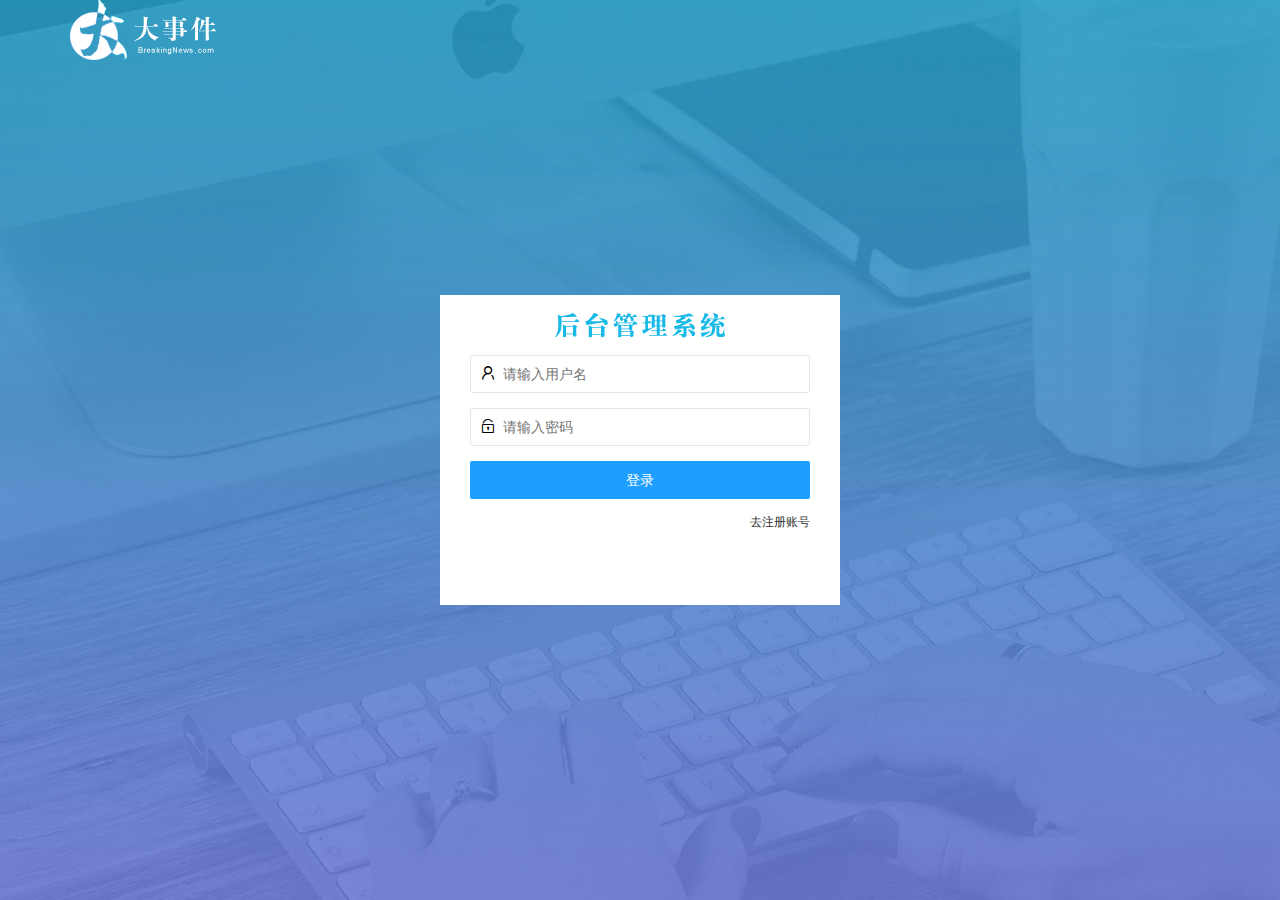
<file: login.html>
<!DOCTYPE html>
<html lang="en">
	<head>
		<meta charset="UTF-8" />
		<meta name="viewport" content="width=device-width, initial-scale=1.0" />
		<meta http-equiv="X-UA-Compatible" content="ie=edge" />
		<title>大事件-登录/注册</title>
		<link rel="stylesheet" href="/assets/lib/layui/css/layui.css" />
		<link rel="stylesheet" href="/assets/css/login.css" />
	</head>

	<body>
		<!-- 头部logo区域 -->
		<div class="layui-main">
			<img src="/assets/images/logo.png" alt="" />
		</div>

		<!-- 登录注册区域 -->
		<div class="loginAndRegBox">
			<div class="title-box"></div>
			<!-- 登录的div -->
			<div class="login-box">
				<!-- 登录的表单 -->
				<form class="layui-form" id="form_login">
					<!-- 用户名 -->
					<div class="layui-form-item">
						<i class="layui-icon layui-icon-username"></i>
						<input
							type="text"
							name="username"
							required
							lay-verify="required"
							placeholder="请输入用户名"
							autocomplete="off"
							class="layui-input"
						/>
					</div>
					<!-- 密码 -->
					<div class="layui-form-item">
						<i class="layui-icon layui-icon-password"></i>
						<input
							type="password"
							name="password"
							required
							lay-verify="required|pwd"
							placeholder="请输入密码"
							autocomplete="off"
							class="layui-input"
						/>
					</div>
					<!-- 登录按钮 -->
					<div class="layui-form-item">
						<!-- 注意：表单提交按钮和普通按钮的区别，就是 lay-submit 属性 -->
						<button
							class="layui-btn layui-btn-fluid layui-btn-normal"
							lay-submit
						>
							登录
						</button>
					</div>
					<div class="layui-form-item links">
						<a href="javascript:;" id="link_reg">去注册账号</a>
					</div>
				</form>
			</div>

			<!-- 注册的div -->
			<div class="reg-box">
				<!-- 注册的表单 -->
				<form class="layui-form" id="form_reg">
					<!-- 用户名 -->
					<div class="layui-form-item">
						<i class="layui-icon layui-icon-username"></i>
						<input
							type="text"
							name="username"
							required
							lay-verify="required"
							placeholder="请输入用户名"
							autocomplete="off"
							class="layui-input"
						/>
					</div>
					<!-- 密码 -->
					<div class="layui-form-item">
						<i class="layui-icon layui-icon-password"></i>
						<input
							type="password"
							name="password"
							required
							lay-verify="required|pwd"
							placeholder="请输入密码"
							autocomplete="off"
							class="layui-input"
						/>
					</div>
					<!-- 密码确认框 -->
					<div class="layui-form-item">
						<i class="layui-icon layui-icon-password"></i>
						<input
							type="password"
							name="repassword"
							required
							lay-verify="required|pwd|repwd"
							placeholder="再次确认密码"
							autocomplete="off"
							class="layui-input"
						/>
					</div>
					<!-- 注册按钮 -->
					<div class="layui-form-item">
						<!-- 注意：表单提交按钮和普通按钮的区别，就是 lay-submit 属性 -->
						<button
							class="layui-btn layui-btn-fluid layui-btn-normal"
							lay-submit
						>
							注册
						</button>
					</div>
					<div class="layui-form-item links">
						<a href="javascript:;" id="link_login">去登录</a>
					</div>
				</form>
			</div>
		</div>

		<script src="/assets/lib/layui/layui.all.js"></script>
		<script src="/assets/lib/jquery.js"></script>
		<script src="/assets/js/baseAPI.js"></script>
		<script src="/assets/js/login.js"></script>
	</body>
</html>
</file>
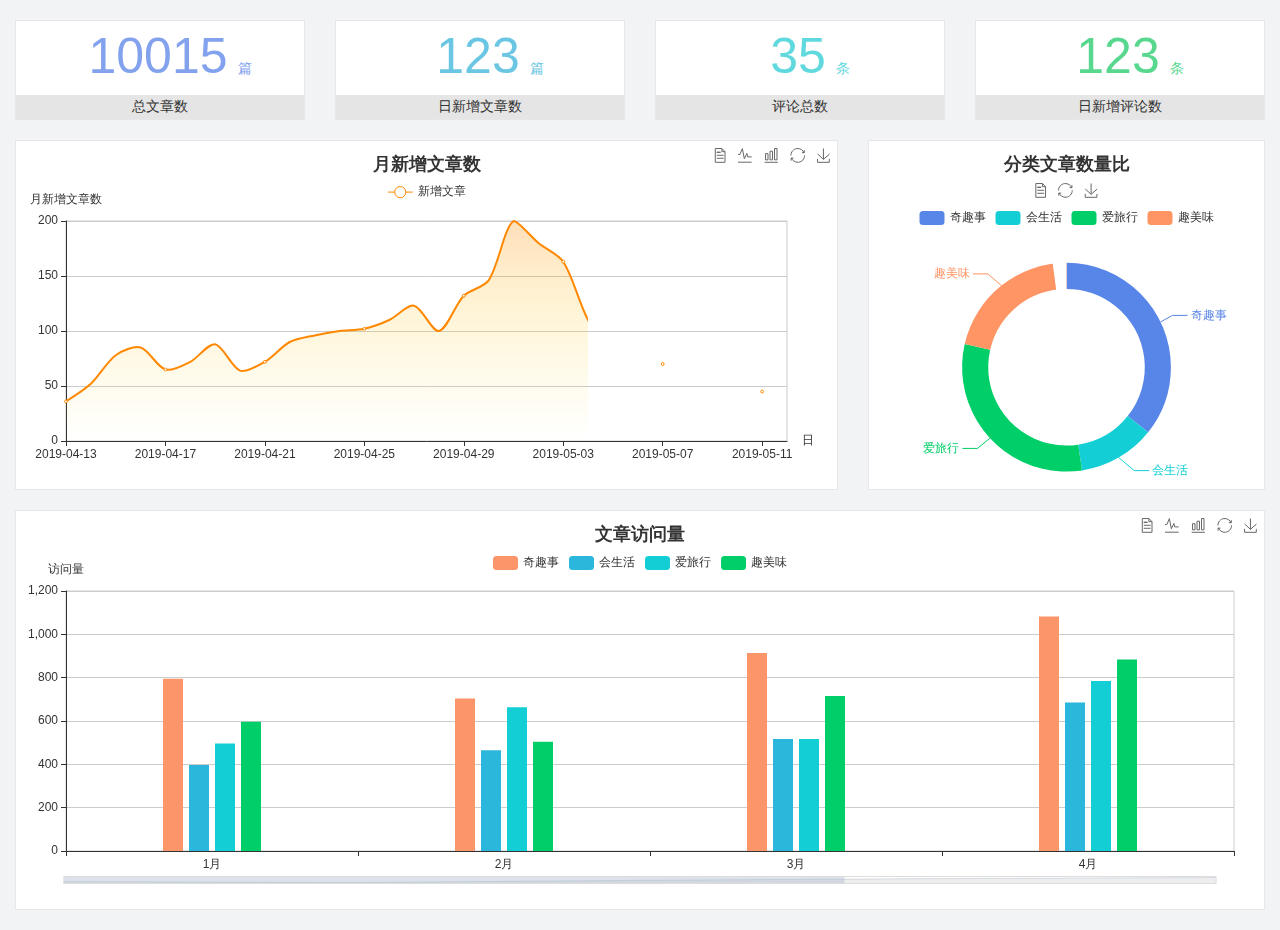
<file: home/dashboard.html>
<!DOCTYPE html>
<html lang="en">

<head>
  <meta charset="UTF-8">
  <meta name="viewport" content="width=device-width, initial-scale=1.0">
  <meta http-equiv="X-UA-Compatible" content="ie=edge">
  <title>图表统计</title>
  <link rel="stylesheet" href="../../assets/lib/bootstrap.css" />
  <link rel="stylesheet" href="../../assets/lib/main.css" />
  <script src="../../assets/lib/jquery.js"></script>
  <script type="text/javascript" src="../../assets/lib/echarts.min.js"></script>
</head>

<body>
  <div class="container-fluid">
    <div class="row spannel_list">
      <div class="col-sm-3 col-xs-6">
        <div class="spannel">
          <em>10015</em><span>篇</span>
          <b>总文章数</b>
        </div>
      </div>
      <div class="col-sm-3 col-xs-6">
        <div class="spannel scolor01">
          <em>123</em><span>篇</span>
          <b>日新增文章数</b>
        </div>
      </div>
      <div class="col-sm-3 col-xs-6">
        <div class="spannel scolor02">
          <em>35</em><span>条</span>
          <b>评论总数</b>
        </div>
      </div>
      <div class="col-sm-3 col-xs-6">
        <div class="spannel scolor03">
          <em>123</em><span>条</span>
          <b>日新增评论数</b>
        </div>
      </div>
    </div>
  </div>

  <div class="container-fluid">
    <div class="row curve-pie">
      <div class="col-lg-8 col-md-8">
        <div class="gragh_pannel" id="curve_show"></div>
      </div>
      <div class="col-lg-4 col-md-4">
        <div class="gragh_pannel" id="pie_show"></div>
      </div>
    </div>
  </div>

  <div class="container-fluid">
    <div class="column_pannel" id="column_show"></div>
  </div>

  <script>
    var oChart = echarts.init(document.getElementById('curve_show'));
    var aList_all = [
      { 'count': 36, 'date': '2019-04-13' },
      { 'count': 52, 'date': '2019-04-14' },
      { 'count': 78, 'date': '2019-04-15' },
      { 'count': 85, 'date': '2019-04-16' },
      { 'count': 65, 'date': '2019-04-17' },
      { 'count': 72, 'date': '2019-04-18' },
      { 'count': 88, 'date': '2019-04-19' },
      { 'count': 64, 'date': '2019-04-20' },
      { 'count': 72, 'date': '2019-04-21' },
      { 'count': 90, 'date': '2019-04-22' },
      { 'count': 96, 'date': '2019-04-23' },
      { 'count': 100, 'date': '2019-04-24' },
      { 'count': 102, 'date': '2019-04-25' },
      { 'count': 110, 'date': '2019-04-26' },
      { 'count': 123, 'date': '2019-04-27' },
      { 'count': 100, 'date': '2019-04-28' },
      { 'count': 132, 'date': '2019-04-29' },
      { 'count': 146, 'date': '2019-04-30' },
      { 'count': 200, 'date': '2019-05-01' },
      { 'count': 180, 'date': '2019-05-02' },
      { 'count': 163, 'date': '2019-05-03' },
      { 'count': 110, 'date': '2019-05-04' },
      { 'count': 80, 'date': '2019-05-05' },
      { 'count': 82, 'date': '2019-05-06' },
      { 'count': 70, 'date': '2019-05-07' },
      { 'count': 65, 'date': '2019-05-08' },
      { 'count': 54, 'date': '2019-05-09' },
      { 'count': 40, 'date': '2019-05-10' },
      { 'count': 45, 'date': '2019-05-11' },
      { 'count': 38, 'date': '2019-05-12' },
    ];

    let aCount = [];
    let aDate = [];

    for (var i = 0; i < aList_all.length; i++) {
      aCount.push(aList_all[i].count);
      aDate.push(aList_all[i].date);
    }

    var chartopt = {
      title: {
        text: '月新增文章数',
        left: 'center',
        top: '10'
      },
      tooltip: {
        trigger: 'axis'
      },
      legend: {
        data: ['新增文章'],
        top: '40'
      },
      toolbox: {
        show: true,
        feature: {
          mark: { show: true },
          dataView: { show: true, readOnly: false },
          magicType: { show: true, type: ['line', 'bar'] },
          restore: { show: true },
          saveAsImage: { show: true }
        }
      },
      calculable: true,
      xAxis: [
        {
          name: '日',
          type: 'category',
          boundaryGap: false,
          data: aDate
        }
      ],
      yAxis: [
        {
          name: '月新增文章数',
          type: 'value'
        }
      ],
      series: [
        {
          name: '新增文章',
          type: 'line',
          smooth: true,
          itemStyle: { normal: { areaStyle: { type: 'default' }, color: '#f80' }, lineStyle: { color: '#f80' } },
          data: aCount
        }],
      areaStyle: {
        normal: {
          color: new echarts.graphic.LinearGradient(0, 0, 0, 1, [{
            offset: 0,
            color: 'rgba(255,136,0,0.39)'
          }, {
            offset: .34,
            color: 'rgba(255,180,0,0.25)'
          }, {
            offset: 1,
            color: 'rgba(255,222,0,0.00)'
          }])

        }
      },
      grid: {
        show: true,
        x: 50,
        x2: 50,
        y: 80,
        height: 220
      }
    };

    oChart.setOption(chartopt);


    var oPie = echarts.init(document.getElementById('pie_show'));
    var oPieopt =
    {
      title: {
        top: 10,
        text: '分类文章数量比',
        x: 'center'
      },
      tooltip: {
        trigger: 'item',
        formatter: "{a} <br/>{b} : {c} ({d}%)"
      },
      color: ['#5885e8', '#13cfd5', '#00ce68', '#ff9565'],
      legend: {
        x: 'center',
        top: 65,
        data: ['奇趣事', '会生活', '爱旅行', '趣美味']
      },
      toolbox: {
        show: true,
        x: 'center',
        top: 35,
        feature: {
          mark: { show: true },
          dataView: { show: true, readOnly: false },
          magicType: {
            show: true,
            type: ['pie', 'funnel'],
            option: {
              funnel: {
                x: '25%',
                width: '50%',
                funnelAlign: 'left',
                max: 1548
              }
            }
          },
          restore: { show: true },
          saveAsImage: { show: true }
        }
      },
      calculable: true,
      series: [
        {
          name: '访问来源',
          type: 'pie',
          radius: ['45%', '60%'],
          center: ['50%', '65%'],
          data: [
            { value: 300, name: '奇趣事' },
            { value: 100, name: '会生活' },
            { value: 260, name: '爱旅行' },
            { value: 180, name: '趣美味' }
          ]
        }
      ]
    };
    oPie.setOption(oPieopt);



    var oColumn = this.echarts.init(document.getElementById('column_show'));
    var oColumnopt =
    {
      title: {
        text: '文章访问量',
        left: 'center',
        top: '10'
      },
      tooltip: {
        trigger: 'axis'
      },
      legend: {
        data: ['奇趣事', '会生活', '爱旅行', '趣美味'],
        top: '40'
      },
      toolbox: {
        show: true,
        feature: {
          mark: { show: true },
          dataView: { show: true, readOnly: false },
          magicType: { show: true, type: ['line', 'bar'] },
          restore: { show: true },
          saveAsImage: { show: true }
        }
      },
      calculable: true,
      xAxis: [
        {
          type: 'category',
          data: ['1月', '2月', '3月', '4月', '5月']
        }
      ],
      yAxis: [
        {
          name: '访问量',
          type: 'value'
        }
      ],
      series: [
        {
          name: '奇趣事',
          type: 'bar',
          barWidth: 20,
          itemStyle: {
            normal: { areaStyle: { type: 'default' }, color: '#fd956a' }
          },
          data: [800, 708, 920, 1090, 1200]
        },
        {
          name: '会生活',
          type: 'bar',
          barWidth: 20,
          itemStyle: {
            normal: { areaStyle: { type: 'default' }, color: '#2bb6db' }
          },
          data: [400, 468, 520, 690, 800]
        },
        {
          name: '爱旅行',
          type: 'bar',
          barWidth: 20,
          itemStyle: {
            normal: { areaStyle: { type: 'default' }, color: '#13cfd5' }
          },
          data: [500, 668, 520, 790, 900]
        },
        {
          name: '趣美味',
          type: 'bar',
          barWidth: 20,
          itemStyle: {
            normal: { areaStyle: { type: 'default' }, color: '#00ce68' }
          },
          data: [600, 508, 720, 890, 1000]
        }
      ],
      grid: {
        show: true,
        x: 50,
        x2: 30,
        y: 80,
        height: 260
      },
      dataZoom: [//给x轴设置滚动条
        {
          start: 0,//默认为0
          end: 100 - 1000 / 31,//默认为100
          type: 'slider',
          show: true,
          xAxisIndex: [0],
          handleSize: 0,//滑动条的 左右2个滑动条的大小
          height: 8,//组件高度
          left: 45, //左边的距离
          right: 50,//右边的距离
          bottom: 26,//右边的距离
          handleColor: '#ddd',//h滑动图标的颜色
          handleStyle: {
            borderColor: "#cacaca",
            borderWidth: "1",
            shadowBlur: 2,
            background: "#ddd",
            shadowColor: "#ddd",
          }
        }]
    };
    oColumn.setOption(oColumnopt);
  </script>
</body>

</html>
</file>
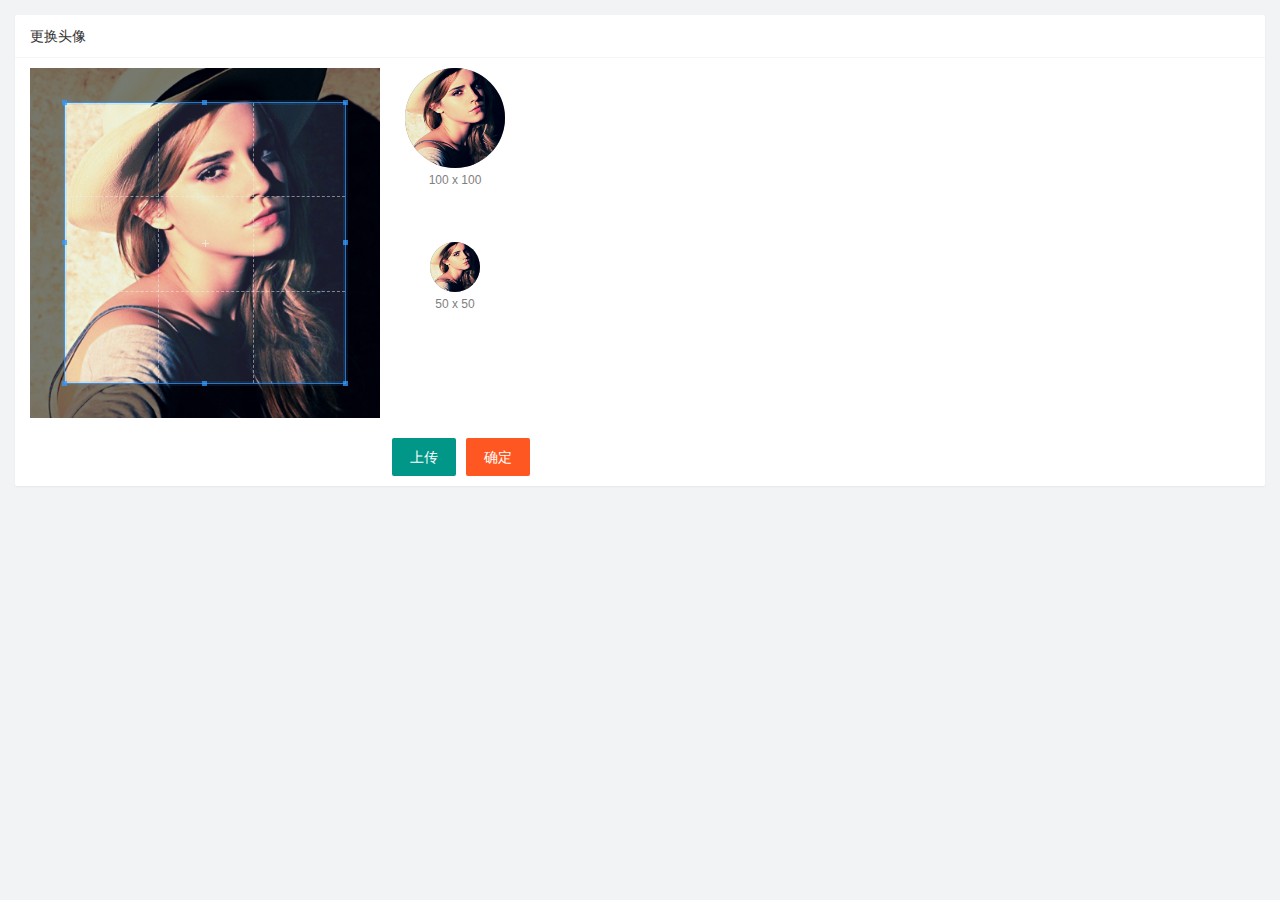
<file: user/user_avatar.html>
<!DOCTYPE html>
<html lang="en">
	<head>
		<meta charset="UTF-8" />
		<meta name="viewport" content="width=device-width, initial-scale=1.0" />
		<title>Document</title>
		<link rel="stylesheet" href="/assets/lib/layui/css/layui.css" />
		<link rel="stylesheet" href="/assets/lib/cropper/cropper.css" />
		<link rel="stylesheet" href="/assets/css/user/user_avatar.css" />
	</head>
	<body>
		<!-- 卡片区域 -->
		<div class="layui-card">
			<div class="layui-card-header">更换头像</div>
			<div class="layui-card-body">
				<!-- 第一行的图片裁剪和预览区域 -->
				<div class="row1">
					<!-- 图片裁剪区域 -->
					<div class="cropper-box">
						<!-- 这个 img 标签很重要，将来会把它初始化为裁剪区域 -->
						<img id="image" src="/assets/images/sample.jpg" />
					</div>
					<!-- 图片的预览区域 -->
					<div class="preview-box">
						<div>
							<!-- 宽高为 100px 的预览区域 -->
							<div class="img-preview w100"></div>
							<p class="size">100 x 100</p>
						</div>
						<div>
							<!-- 宽高为 50px 的预览区域 -->
							<div class="img-preview w50"></div>
							<p class="size">50 x 50</p>
						</div>
					</div>
				</div>
				<!-- 第二行的按钮区域 -->
				<div class="row2">
					<input
						type="file"
						id="file"
						accept="image/png, image/jpeg"
					/>
					<button type="button" class="layui-btn" id="btnChooseImage">
						上传
					</button>
					<button
						type="button"
						class="layui-btn layui-btn-danger"
						id="btnture"
					>
						确定
					</button>
				</div>
			</div>
		</div>

		<script src="/assets/lib/layui/layui.all.js"></script>
		<script src="/assets/lib/jquery.js"></script>
		<script src="/assets/lib/cropper/Cropper.js"></script>
		<script src="/assets/lib/cropper/jquery-cropper.js"></script>
		<script src="/assets/js/baseAPI.js"></script>
		<script src="/assets/js/user/user_avatar.js"></script>
	</body>
</html>
</file>
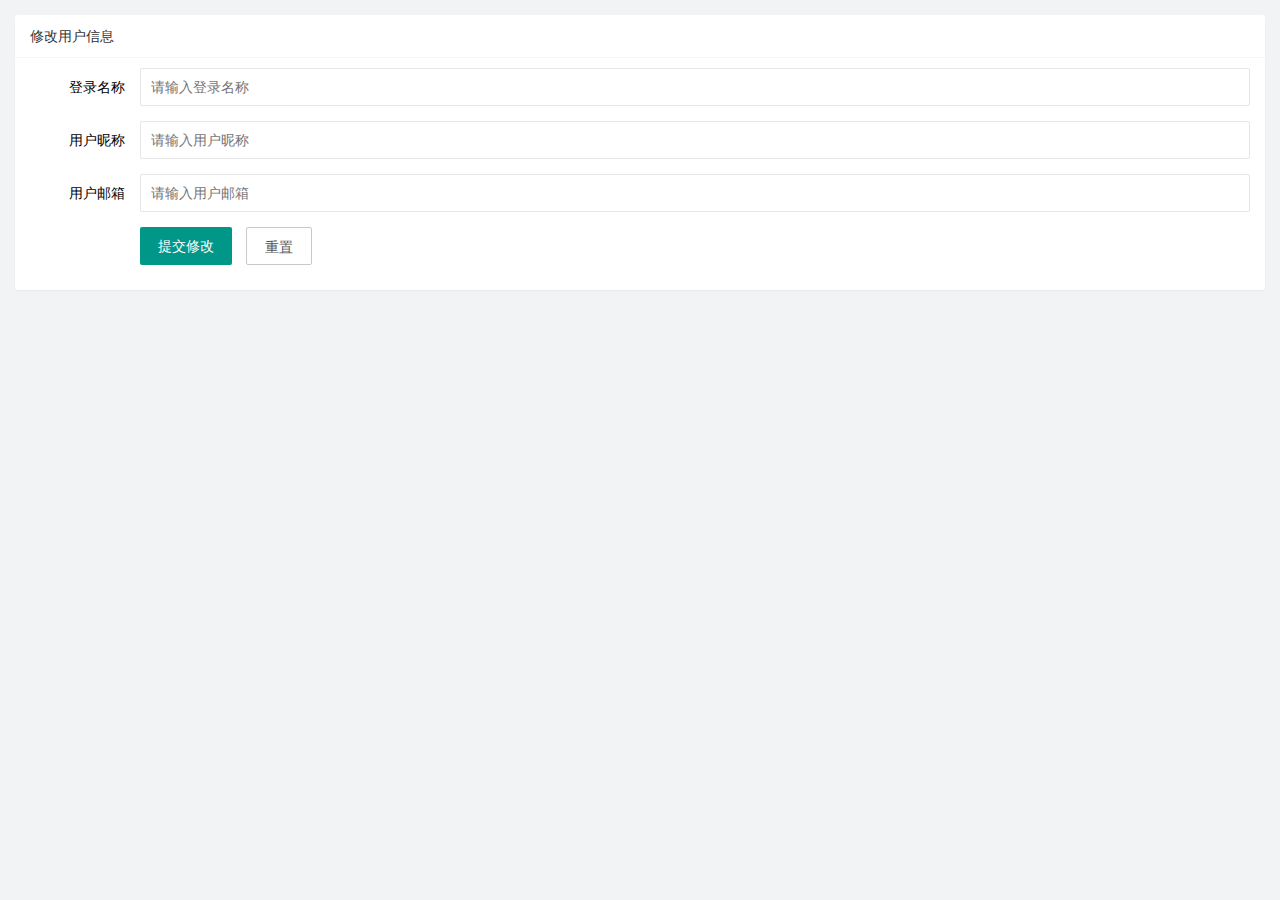
<file: user/user_info.html>
<!DOCTYPE html>
<html lang="en">
	<head>
		<meta charset="UTF-8" />
		<meta name="viewport" content="width=device-width, initial-scale=1.0" />
		<title>Document</title>
		<!-- 导入 layui 的样式 -->
		<link rel="stylesheet" href="/assets/lib/layui/css/layui.css" />
		<!-- 导入自己的样式 -->
		<link rel="stylesheet" href="/assets/css/user/user_info.css" />
	</head>
	<body>
		<!-- 卡片区域 -->
		<div class="layui-card">
			<div class="layui-card-header">修改用户信息</div>
			<div class="layui-card-body">
				<!-- form 表单区域 -->
				<form class="layui-form" lay-filter="formUserInfo">
					<!-- 隐藏域 -->
					<input type="hidden" name="id" value="" />

					<div class="layui-form-item">
						<label class="layui-form-label">登录名称</label>
						<div class="layui-input-block">
							<input
								type="text"
								name="username"
								required
								lay-verify="required"
								placeholder="请输入登录名称"
								autocomplete="off"
								class="layui-input"
								readonly
							/>
						</div>
					</div>
					<div class="layui-form-item">
						<label class="layui-form-label">用户昵称</label>
						<div class="layui-input-block">
							<input
								type="text"
								name="nickname"
								required
								lay-verify="required|nickname"
								placeholder="请输入用户昵称"
								autocomplete="off"
								class="layui-input"
							/>
						</div>
					</div>
					<div class="layui-form-item">
						<label class="layui-form-label">用户邮箱</label>
						<div class="layui-input-block">
							<input
								type="text"
								name="email"
								required
								lay-verify="required|email"
								placeholder="请输入用户邮箱"
								autocomplete="off"
								class="layui-input"
							/>
						</div>
					</div>
					<div class="layui-form-item">
						<div class="layui-input-block">
							<button
								class="layui-btn"
								lay-submit
								lay-filter="formDemo"
							>
								提交修改
							</button>
							<button
								type="reset"
								class="layui-btn layui-btn-primary"
								id="btnReset"
							>
								重置
							</button>
						</div>
					</div>
				</form>
			</div>
		</div>

		<script src="/assets/lib/layui/layui.all.js"></script>
		<script src="/assets/lib/jquery.js"></script>
		<script src="/assets/js/baseAPI.js"></script>
		<script src="/assets/js/user/user_info.js"></script>
	</body>
</html>
</file>
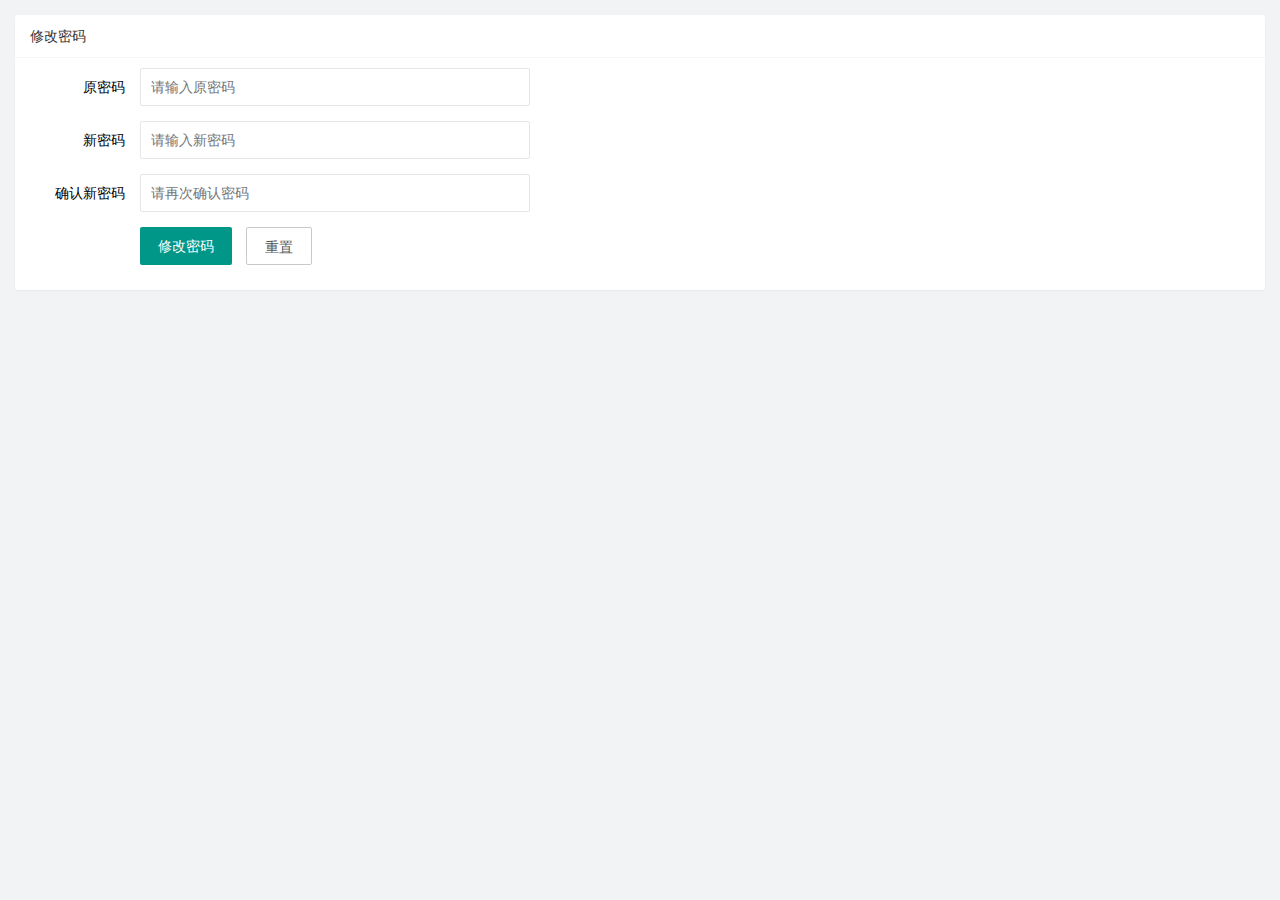
<file: user/user_pwd.html>
<!DOCTYPE html>
<html lang="en">
	<head>
		<meta charset="UTF-8" />
		<meta name="viewport" content="width=device-width, initial-scale=1.0" />
		<title>Document</title>
		<link rel="stylesheet" href="/assets/lib/layui/css/layui.css" />
		<link rel="stylesheet" href="/assets/css/user/user_pwd.css" />
	</head>
	<body>
		<!-- 卡片区域 -->
		<div class="layui-card">
			<div class="layui-card-header">修改密码</div>
			<div class="layui-card-body">
				<form class="layui-form">
					<div class="layui-form-item">
						<label class="layui-form-label">原密码</label>
						<div class="layui-input-block">
							<input
								type="password"
								name="oldPwd"
								required
								lay-verify="required|pwd"
								placeholder="请输入原密码"
								autocomplete="off"
								class="layui-input"
							/>
						</div>
					</div>
					<div class="layui-form-item">
						<label class="layui-form-label">新密码</label>
						<div class="layui-input-block">
							<input
								type="password"
								name="newPwd"
								required
								lay-verify="required|pwd|samePwd"
								placeholder="请输入新密码"
								autocomplete="off"
								class="layui-input"
							/>
						</div>
					</div>
					<div class="layui-form-item">
						<label class="layui-form-label">确认新密码</label>
						<div class="layui-input-block">
							<input
								type="password"
								name="rePwd"
								required
								lay-verify="required|pwd|rePwd"
								placeholder="请再次确认密码"
								autocomplete="off"
								class="layui-input"
							/>
						</div>
					</div>
					<div class="layui-form-item">
						<div class="layui-input-block">
							<button
								class="layui-btn"
								lay-submit
								lay-filter="formDemo"
							>
								修改密码
							</button>
							<button
								type="reset"
								class="layui-btn layui-btn-primary"
							>
								重置
							</button>
						</div>
					</div>
				</form>
			</div>
		</div>

		<script src="/assets/lib/layui/layui.all.js"></script>
		<script src="/assets/lib/jquery.js"></script>
		<script src="/assets/js/baseAPI.js"></script>
		<script src="/assets/js/user/user_pwd.js"></script>
	</body>
</html>
</file>
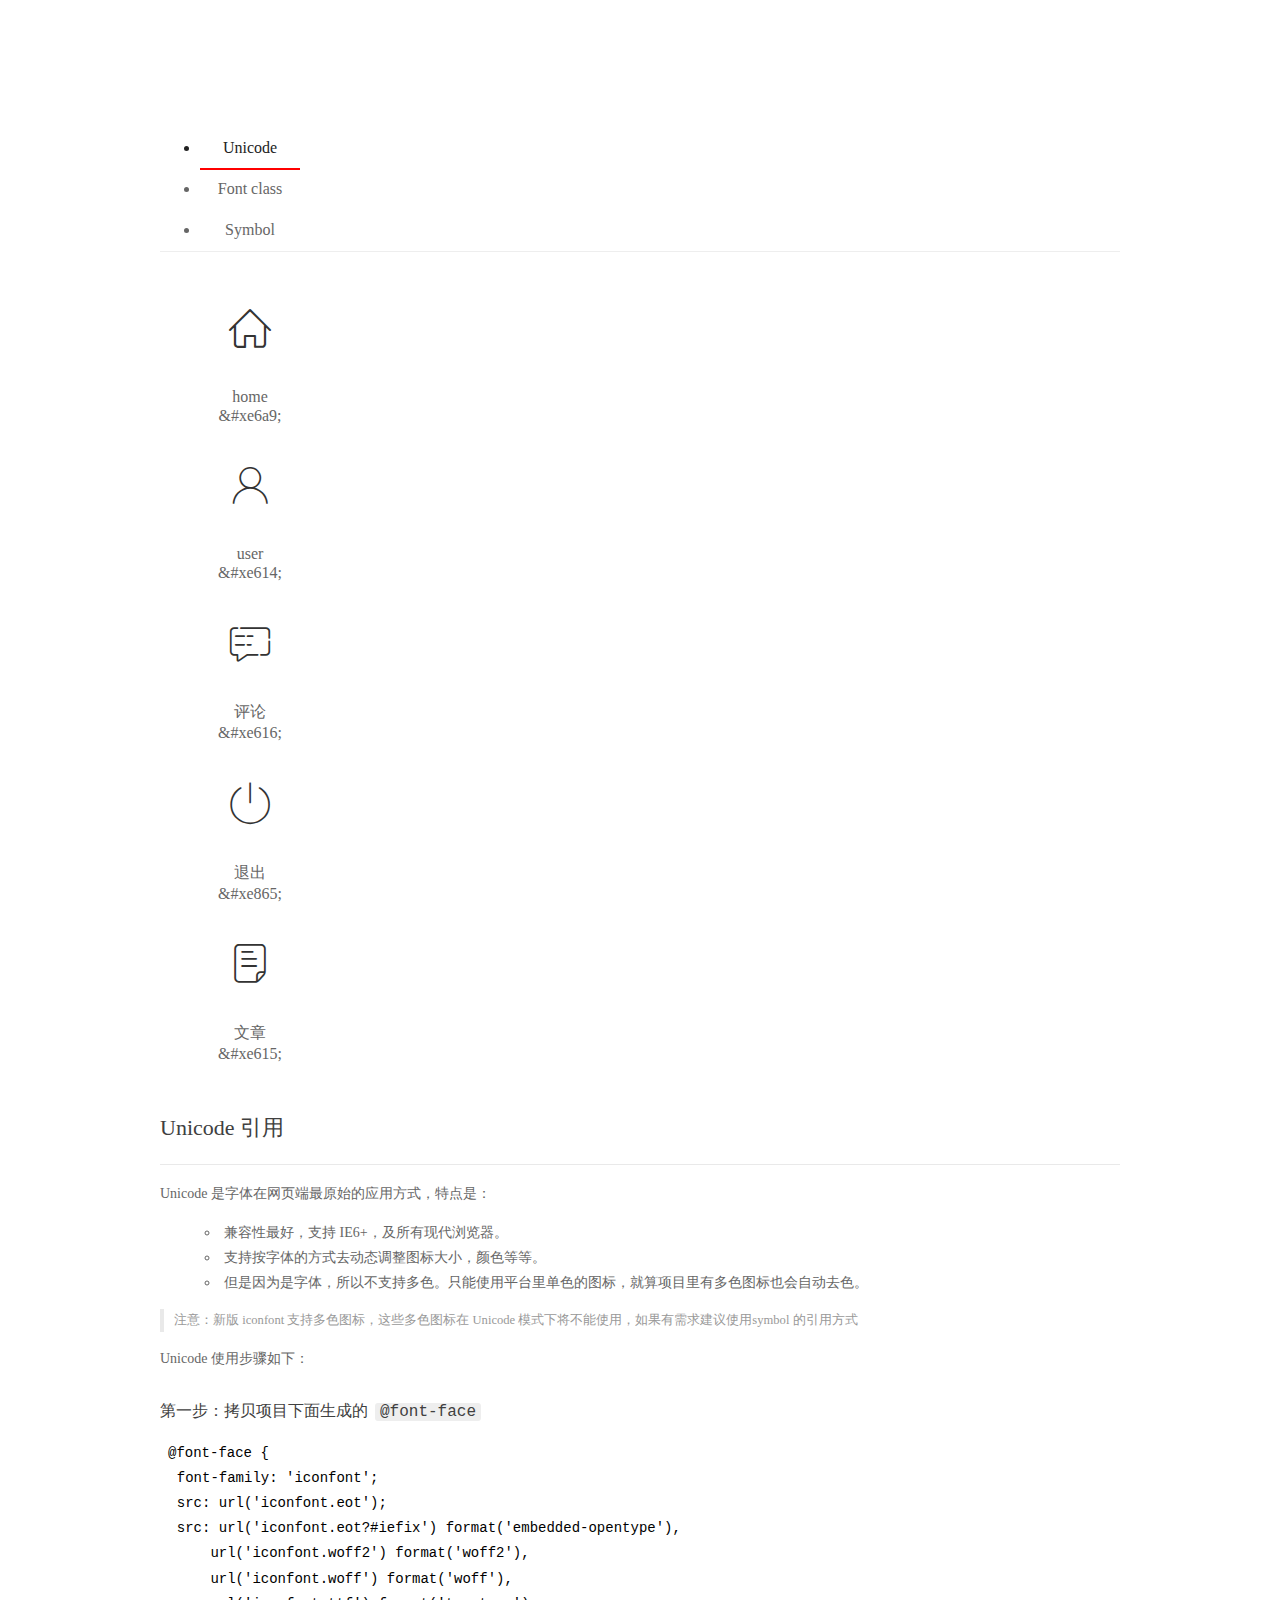
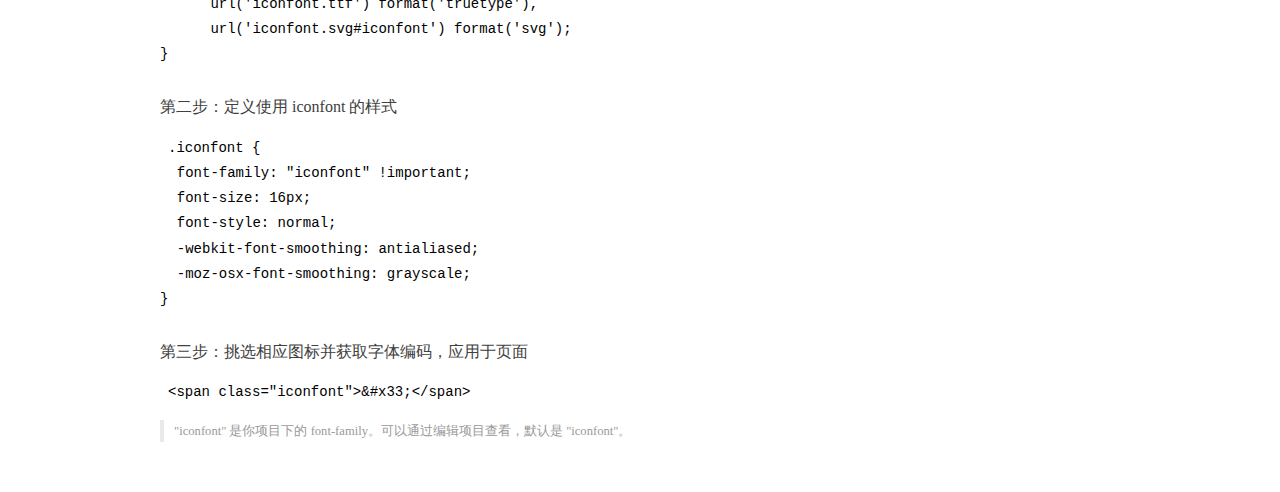
<file: assets/fonts/demo_index.html>
<!DOCTYPE html>
<html>
<head>
  <meta charset="utf-8"/>
  <title>IconFont Demo</title>
  <link rel="shortcut icon" href="https://gtms04.alicdn.com/tps/i4/TB1_oz6GVXXXXaFXpXXJDFnIXXX-64-64.ico" type="image/x-icon"/>
  <link rel="stylesheet" href="https://g.alicdn.com/thx/cube/1.3.2/cube.min.css">
  <link rel="stylesheet" href="demo.css">
  <link rel="stylesheet" href="iconfont.css">
  <script src="iconfont.js"></script>
  <!-- jQuery -->
  <script src="https://a1.alicdn.com/oss/uploads/2018/12/26/7bfddb60-08e8-11e9-9b04-53e73bb6408b.js"></script>
  <!-- 代码高亮 -->
  <script src="https://a1.alicdn.com/oss/uploads/2018/12/26/a3f714d0-08e6-11e9-8a15-ebf944d7534c.js"></script>
</head>
<body>
  <div class="main">
    <h1 class="logo"><a href="https://www.iconfont.cn/" title="iconfont 首页" target="_blank">&#xe86b;</a></h1>
    <div class="nav-tabs">
      <ul id="tabs" class="dib-box">
        <li class="dib active"><span>Unicode</span></li>
        <li class="dib"><span>Font class</span></li>
        <li class="dib"><span>Symbol</span></li>
      </ul>
      
    </div>
    <div class="tab-container">
      <div class="content unicode" style="display: block;">
          <ul class="icon_lists dib-box">
          
            <li class="dib">
              <span class="icon iconfont">&#xe6a9;</span>
                <div class="name">home</div>
                <div class="code-name">&amp;#xe6a9;</div>
              </li>
          
            <li class="dib">
              <span class="icon iconfont">&#xe614;</span>
                <div class="name">user</div>
                <div class="code-name">&amp;#xe614;</div>
              </li>
          
            <li class="dib">
              <span class="icon iconfont">&#xe616;</span>
                <div class="name">评论</div>
                <div class="code-name">&amp;#xe616;</div>
              </li>
          
            <li class="dib">
              <span class="icon iconfont">&#xe865;</span>
                <div class="name">退出</div>
                <div class="code-name">&amp;#xe865;</div>
              </li>
          
            <li class="dib">
              <span class="icon iconfont">&#xe615;</span>
                <div class="name">文章</div>
                <div class="code-name">&amp;#xe615;</div>
              </li>
          
          </ul>
          <div class="article markdown">
          <h2 id="unicode-">Unicode 引用</h2>
          <hr>

          <p>Unicode 是字体在网页端最原始的应用方式，特点是：</p>
          <ul>
            <li>兼容性最好，支持 IE6+，及所有现代浏览器。</li>
            <li>支持按字体的方式去动态调整图标大小，颜色等等。</li>
            <li>但是因为是字体，所以不支持多色。只能使用平台里单色的图标，就算项目里有多色图标也会自动去色。</li>
          </ul>
          <blockquote>
            <p>注意：新版 iconfont 支持多色图标，这些多色图标在 Unicode 模式下将不能使用，如果有需求建议使用symbol 的引用方式</p>
          </blockquote>
          <p>Unicode 使用步骤如下：</p>
          <h3 id="-font-face">第一步：拷贝项目下面生成的 <code>@font-face</code></h3>
<pre><code class="language-css"
>@font-face {
  font-family: 'iconfont';
  src: url('iconfont.eot');
  src: url('iconfont.eot?#iefix') format('embedded-opentype'),
      url('iconfont.woff2') format('woff2'),
      url('iconfont.woff') format('woff'),
      url('iconfont.ttf') format('truetype'),
      url('iconfont.svg#iconfont') format('svg');
}
</code></pre>
          <h3 id="-iconfont-">第二步：定义使用 iconfont 的样式</h3>
<pre><code class="language-css"
>.iconfont {
  font-family: "iconfont" !important;
  font-size: 16px;
  font-style: normal;
  -webkit-font-smoothing: antialiased;
  -moz-osx-font-smoothing: grayscale;
}
</code></pre>
          <h3 id="-">第三步：挑选相应图标并获取字体编码，应用于页面</h3>
<pre>
<code class="language-html"
>&lt;span class="iconfont"&gt;&amp;#x33;&lt;/span&gt;
</code></pre>
          <blockquote>
            <p>"iconfont" 是你项目下的 font-family。可以通过编辑项目查看，默认是 "iconfont"。</p>
          </blockquote>
          </div>
      </div>
      <div class="content font-class">
        <ul class="icon_lists dib-box">
          
          <li class="dib">
            <span class="icon iconfont icon-home"></span>
            <div class="name">
              home
            </div>
            <div class="code-name">.icon-home
            </div>
          </li>
          
          <li class="dib">
            <span class="icon iconfont icon-user"></span>
            <div class="name">
              user
            </div>
            <div class="code-name">.icon-user
            </div>
          </li>
          
          <li class="dib">
            <span class="icon iconfont icon-pinglun"></span>
            <div class="name">
              评论
            </div>
            <div class="code-name">.icon-pinglun
            </div>
          </li>
          
          <li class="dib">
            <span class="icon iconfont icon-tuichu"></span>
            <div class="name">
              退出
            </div>
            <div class="code-name">.icon-tuichu
            </div>
          </li>
          
          <li class="dib">
            <span class="icon iconfont icon-16"></span>
            <div class="name">
              文章
            </div>
            <div class="code-name">.icon-16
            </div>
          </li>
          
        </ul>
        <div class="article markdown">
        <h2 id="font-class-">font-class 引用</h2>
        <hr>

        <p>font-class 是 Unicode 使用方式的一种变种，主要是解决 Unicode 书写不直观，语意不明确的问题。</p>
        <p>与 Unicode 使用方式相比，具有如下特点：</p>
        <ul>
          <li>兼容性良好，支持 IE8+，及所有现代浏览器。</li>
          <li>相比于 Unicode 语意明确，书写更直观。可以很容易分辨这个 icon 是什么。</li>
          <li>因为使用 class 来定义图标，所以当要替换图标时，只需要修改 class 里面的 Unicode 引用。</li>
          <li>不过因为本质上还是使用的字体，所以多色图标还是不支持的。</li>
        </ul>
        <p>使用步骤如下：</p>
        <h3 id="-fontclass-">第一步：引入项目下面生成的 fontclass 代码：</h3>
<pre><code class="language-html">&lt;link rel="stylesheet" href="./iconfont.css"&gt;
</code></pre>
        <h3 id="-">第二步：挑选相应图标并获取类名，应用于页面：</h3>
<pre><code class="language-html">&lt;span class="iconfont icon-xxx"&gt;&lt;/span&gt;
</code></pre>
        <blockquote>
          <p>"
            iconfont" 是你项目下的 font-family。可以通过编辑项目查看，默认是 "iconfont"。</p>
        </blockquote>
      </div>
      </div>
      <div class="content symbol">
          <ul class="icon_lists dib-box">
          
            <li class="dib">
                <svg class="icon svg-icon" aria-hidden="true">
                  <use xlink:href="#icon-home"></use>
                </svg>
                <div class="name">home</div>
                <div class="code-name">#icon-home</div>
            </li>
          
            <li class="dib">
                <svg class="icon svg-icon" aria-hidden="true">
                  <use xlink:href="#icon-user"></use>
                </svg>
                <div class="name">user</div>
                <div class="code-name">#icon-user</div>
            </li>
          
            <li class="dib">
                <svg class="icon svg-icon" aria-hidden="true">
                  <use xlink:href="#icon-pinglun"></use>
                </svg>
                <div class="name">评论</div>
                <div class="code-name">#icon-pinglun</div>
            </li>
          
            <li class="dib">
                <svg class="icon svg-icon" aria-hidden="true">
                  <use xlink:href="#icon-tuichu"></use>
                </svg>
                <div class="name">退出</div>
                <div class="code-name">#icon-tuichu</div>
            </li>
          
            <li class="dib">
                <svg class="icon svg-icon" aria-hidden="true">
                  <use xlink:href="#icon-16"></use>
                </svg>
                <div class="name">文章</div>
                <div class="code-name">#icon-16</div>
            </li>
          
          </ul>
          <div class="article markdown">
          <h2 id="symbol-">Symbol 引用</h2>
          <hr>

          <p>这是一种全新的使用方式，应该说这才是未来的主流，也是平台目前推荐的用法。相关介绍可以参考这篇<a href="">文章</a>
            这种用法其实是做了一个 SVG 的集合，与另外两种相比具有如下特点：</p>
          <ul>
            <li>支持多色图标了，不再受单色限制。</li>
            <li>通过一些技巧，支持像字体那样，通过 <code>font-size</code>, <code>color</code> 来调整样式。</li>
            <li>兼容性较差，支持 IE9+，及现代浏览器。</li>
            <li>浏览器渲染 SVG 的性能一般，还不如 png。</li>
          </ul>
          <p>使用步骤如下：</p>
          <h3 id="-symbol-">第一步：引入项目下面生成的 symbol 代码：</h3>
<pre><code class="language-html">&lt;script src="./iconfont.js"&gt;&lt;/script&gt;
</code></pre>
          <h3 id="-css-">第二步：加入通用 CSS 代码（引入一次就行）：</h3>
<pre><code class="language-html">&lt;style&gt;
.icon {
  width: 1em;
  height: 1em;
  vertical-align: -0.15em;
  fill: currentColor;
  overflow: hidden;
}
&lt;/style&gt;
</code></pre>
          <h3 id="-">第三步：挑选相应图标并获取类名，应用于页面：</h3>
<pre><code class="language-html">&lt;svg class="icon" aria-hidden="true"&gt;
  &lt;use xlink:href="#icon-xxx"&gt;&lt;/use&gt;
&lt;/svg&gt;
</code></pre>
          </div>
      </div>

    </div>
  </div>
  <script>
  $(document).ready(function () {
      $('.tab-container .content:first').show()

      $('#tabs li').click(function (e) {
        var tabContent = $('.tab-container .content')
        var index = $(this).index()

        if ($(this).hasClass('active')) {
          return
        } else {
          $('#tabs li').removeClass('active')
          $(this).addClass('active')

          tabContent.hide().eq(index).fadeIn()
        }
      })
    })
  </script>
</body>
</html>
</file>
<file: assets/lib/layui/css/layui.css>
/** layui-v2.5.5 MIT License By https://www.layui.com */
 .layui-inline,img{display:inline-block;vertical-align:middle}h1,h2,h3,h4,h5,h6{font-weight:400}.layui-edge,.layui-header,.layui-inline,.layui-main{position:relative}.layui-body,.layui-edge,.layui-elip{overflow:hidden}.layui-btn,.layui-edge,.layui-inline,img{vertical-align:middle}.layui-btn,.layui-disabled,.layui-icon,.layui-unselect{-moz-user-select:none;-webkit-user-select:none;-ms-user-select:none}.layui-elip,.layui-form-checkbox span,.layui-form-pane .layui-form-label{text-overflow:ellipsis;white-space:nowrap}.layui-breadcrumb,.layui-tree-btnGroup{visibility:hidden}blockquote,body,button,dd,div,dl,dt,form,h1,h2,h3,h4,h5,h6,input,li,ol,p,pre,td,textarea,th,ul{margin:0;padding:0;-webkit-tap-highlight-color:rgba(0,0,0,0)}a:active,a:hover{outline:0}img{border:none}li{list-style:none}table{border-collapse:collapse;border-spacing:0}h4,h5,h6{font-size:100%}button,input,optgroup,option,select,textarea{font-family:inherit;font-size:inherit;font-style:inherit;font-weight:inherit;outline:0}pre{white-space:pre-wrap;white-space:-moz-pre-wrap;white-space:-pre-wrap;white-space:-o-pre-wrap;word-wrap:break-word}body{line-height:24px;font:14px Helvetica Neue,Helvetica,PingFang SC,Tahoma,Arial,sans-serif}hr{height:1px;margin:10px 0;border:0;clear:both}a{color:#333;text-decoration:none}a:hover{color:#777}a cite{font-style:normal;*cursor:pointer}.layui-border-box,.layui-border-box *{box-sizing:border-box}.layui-box,.layui-box *{box-sizing:content-box}.layui-clear{clear:both;*zoom:1}.layui-clear:after{content:'\20';clear:both;*zoom:1;display:block;height:0}.layui-inline{*display:inline;*zoom:1}.layui-edge{display:inline-block;width:0;height:0;border-width:6px;border-style:dashed;border-color:transparent}.layui-edge-top{top:-4px;border-bottom-color:#999;border-bottom-style:solid}.layui-edge-right{border-left-color:#999;border-left-style:solid}.layui-edge-bottom{top:2px;border-top-color:#999;border-top-style:solid}.layui-edge-left{border-right-color:#999;border-right-style:solid}.layui-disabled,.layui-disabled:hover{color:#d2d2d2!important;cursor:not-allowed!important}.layui-circle{border-radius:100%}.layui-show{display:block!important}.layui-hide{display:none!important}@font-face{font-family:layui-icon;src:url(../font/iconfont.eot?v=250);src:url(../font/iconfont.eot?v=250#iefix) format('embedded-opentype'),url(../font/iconfont.woff2?v=250) format('woff2'),url(../font/iconfont.woff?v=250) format('woff'),url(../font/iconfont.ttf?v=250) format('truetype'),url(../font/iconfont.svg?v=250#layui-icon) format('svg')}.layui-icon{font-family:layui-icon!important;font-size:16px;font-style:normal;-webkit-font-smoothing:antialiased;-moz-osx-font-smoothing:grayscale}.layui-icon-reply-fill:before{content:"\e611"}.layui-icon-set-fill:before{content:"\e614"}.layui-icon-menu-fill:before{content:"\e60f"}.layui-icon-search:before{content:"\e615"}.layui-icon-share:before{content:"\e641"}.layui-icon-set-sm:before{content:"\e620"}.layui-icon-engine:before{content:"\e628"}.layui-icon-close:before{content:"\1006"}.layui-icon-close-fill:before{content:"\1007"}.layui-icon-chart-screen:before{content:"\e629"}.layui-icon-star:before{content:"\e600"}.layui-icon-circle-dot:before{content:"\e617"}.layui-icon-chat:before{content:"\e606"}.layui-icon-release:before{content:"\e609"}.layui-icon-list:before{content:"\e60a"}.layui-icon-chart:before{content:"\e62c"}.layui-icon-ok-circle:before{content:"\1005"}.layui-icon-layim-theme:before{content:"\e61b"}.layui-icon-table:before{content:"\e62d"}.layui-icon-right:before{content:"\e602"}.layui-icon-left:before{content:"\e603"}.layui-icon-cart-simple:before{content:"\e698"}.layui-icon-face-cry:before{content:"\e69c"}.layui-icon-face-smile:before{content:"\e6af"}.layui-icon-survey:before{content:"\e6b2"}.layui-icon-tree:before{content:"\e62e"}.layui-icon-upload-circle:before{content:"\e62f"}.layui-icon-add-circle:before{content:"\e61f"}.layui-icon-download-circle:before{content:"\e601"}.layui-icon-templeate-1:before{content:"\e630"}.layui-icon-util:before{content:"\e631"}.layui-icon-face-surprised:before{content:"\e664"}.layui-icon-edit:before{content:"\e642"}.layui-icon-speaker:before{content:"\e645"}.layui-icon-down:before{content:"\e61a"}.layui-icon-file:before{content:"\e621"}.layui-icon-layouts:before{content:"\e632"}.layui-icon-rate-half:before{content:"\e6c9"}.layui-icon-add-circle-fine:before{content:"\e608"}.layui-icon-prev-circle:before{content:"\e633"}.layui-icon-read:before{content:"\e705"}.layui-icon-404:before{content:"\e61c"}.layui-icon-carousel:before{content:"\e634"}.layui-icon-help:before{content:"\e607"}.layui-icon-code-circle:before{content:"\e635"}.layui-icon-water:before{content:"\e636"}.layui-icon-username:before{content:"\e66f"}.layui-icon-find-fill:before{content:"\e670"}.layui-icon-about:before{content:"\e60b"}.layui-icon-location:before{content:"\e715"}.layui-icon-up:before{content:"\e619"}.layui-icon-pause:before{content:"\e651"}.layui-icon-date:before{content:"\e637"}.layui-icon-layim-uploadfile:before{content:"\e61d"}.layui-icon-delete:before{content:"\e640"}.layui-icon-play:before{content:"\e652"}.layui-icon-top:before{content:"\e604"}.layui-icon-friends:before{content:"\e612"}.layui-icon-refresh-3:before{content:"\e9aa"}.layui-icon-ok:before{content:"\e605"}.layui-icon-layer:before{content:"\e638"}.layui-icon-face-smile-fine:before{content:"\e60c"}.layui-icon-dollar:before{content:"\e659"}.layui-icon-group:before{content:"\e613"}.layui-icon-layim-download:before{content:"\e61e"}.layui-icon-picture-fine:before{content:"\e60d"}.layui-icon-link:before{content:"\e64c"}.layui-icon-diamond:before{content:"\e735"}.layui-icon-log:before{content:"\e60e"}.layui-icon-rate-solid:before{content:"\e67a"}.layui-icon-fonts-del:before{content:"\e64f"}.layui-icon-unlink:before{content:"\e64d"}.layui-icon-fonts-clear:before{content:"\e639"}.layui-icon-triangle-r:before{content:"\e623"}.layui-icon-circle:before{content:"\e63f"}.layui-icon-radio:before{content:"\e643"}.layui-icon-align-center:before{content:"\e647"}.layui-icon-align-right:before{content:"\e648"}.layui-icon-align-left:before{content:"\e649"}.layui-icon-loading-1:before{content:"\e63e"}.layui-icon-return:before{content:"\e65c"}.layui-icon-fonts-strong:before{content:"\e62b"}.layui-icon-upload:before{content:"\e67c"}.layui-icon-dialogue:before{content:"\e63a"}.layui-icon-video:before{content:"\e6ed"}.layui-icon-headset:before{content:"\e6fc"}.layui-icon-cellphone-fine:before{content:"\e63b"}.layui-icon-add-1:before{content:"\e654"}.layui-icon-face-smile-b:before{content:"\e650"}.layui-icon-fonts-html:before{content:"\e64b"}.layui-icon-form:before{content:"\e63c"}.layui-icon-cart:before{content:"\e657"}.layui-icon-camera-fill:before{content:"\e65d"}.layui-icon-tabs:before{content:"\e62a"}.layui-icon-fonts-code:before{content:"\e64e"}.layui-icon-fire:before{content:"\e756"}.layui-icon-set:before{content:"\e716"}.layui-icon-fonts-u:before{content:"\e646"}.layui-icon-triangle-d:before{content:"\e625"}.layui-icon-tips:before{content:"\e702"}.layui-icon-picture:before{content:"\e64a"}.layui-icon-more-vertical:before{content:"\e671"}.layui-icon-flag:before{content:"\e66c"}.layui-icon-loading:before{content:"\e63d"}.layui-icon-fonts-i:before{content:"\e644"}.layui-icon-refresh-1:before{content:"\e666"}.layui-icon-rmb:before{content:"\e65e"}.layui-icon-home:before{content:"\e68e"}.layui-icon-user:before{content:"\e770"}.layui-icon-notice:before{content:"\e667"}.layui-icon-login-weibo:before{content:"\e675"}.layui-icon-voice:before{content:"\e688"}.layui-icon-upload-drag:before{content:"\e681"}.layui-icon-login-qq:before{content:"\e676"}.layui-icon-snowflake:before{content:"\e6b1"}.layui-icon-file-b:before{content:"\e655"}.layui-icon-template:before{content:"\e663"}.layui-icon-auz:before{content:"\e672"}.layui-icon-console:before{content:"\e665"}.layui-icon-app:before{content:"\e653"}.layui-icon-prev:before{content:"\e65a"}.layui-icon-website:before{content:"\e7ae"}.layui-icon-next:before{content:"\e65b"}.layui-icon-component:before{content:"\e857"}.layui-icon-more:before{content:"\e65f"}.layui-icon-login-wechat:before{content:"\e677"}.layui-icon-shrink-right:before{content:"\e668"}.layui-icon-spread-left:before{content:"\e66b"}.layui-icon-camera:before{content:"\e660"}.layui-icon-note:before{content:"\e66e"}.layui-icon-refresh:before{content:"\e669"}.layui-icon-female:before{content:"\e661"}.layui-icon-male:before{content:"\e662"}.layui-icon-password:before{content:"\e673"}.layui-icon-senior:before{content:"\e674"}.layui-icon-theme:before{content:"\e66a"}.layui-icon-tread:before{content:"\e6c5"}.layui-icon-praise:before{content:"\e6c6"}.layui-icon-star-fill:before{content:"\e658"}.layui-icon-rate:before{content:"\e67b"}.layui-icon-template-1:before{content:"\e656"}.layui-icon-vercode:before{content:"\e679"}.layui-icon-cellphone:before{content:"\e678"}.layui-icon-screen-full:before{content:"\e622"}.layui-icon-screen-restore:before{content:"\e758"}.layui-icon-cols:before{content:"\e610"}.layui-icon-export:before{content:"\e67d"}.layui-icon-print:before{content:"\e66d"}.layui-icon-slider:before{content:"\e714"}.layui-icon-addition:before{content:"\e624"}.layui-icon-subtraction:before{content:"\e67e"}.layui-icon-service:before{content:"\e626"}.layui-icon-transfer:before{content:"\e691"}.layui-main{width:1140px;margin:0 auto}.layui-header{z-index:1000;height:60px}.layui-header a:hover{transition:all .5s;-webkit-transition:all .5s}.layui-side{position:fixed;left:0;top:0;bottom:0;z-index:999;width:200px;overflow-x:hidden}.layui-side-scroll{position:relative;width:220px;height:100%;overflow-x:hidden}.layui-body{position:absolute;left:200px;right:0;top:0;bottom:0;z-index:998;width:auto;overflow-y:auto;box-sizing:border-box}.layui-layout-body{overflow:hidden}.layui-layout-admin .layui-header{background-color:#23262E}.layui-layout-admin .layui-side{top:60px;width:200px;overflow-x:hidden}.layui-layout-admin .layui-body{position:fixed;top:60px;bottom:44px}.layui-layout-admin .layui-main{width:auto;margin:0 15px}.layui-layout-admin .layui-footer{position:fixed;left:200px;right:0;bottom:0;height:44px;line-height:44px;padding:0 15px;background-color:#eee}.layui-layout-admin .layui-logo{position:absolute;left:0;top:0;width:200px;height:100%;line-height:60px;text-align:center;color:#009688;font-size:16px}.layui-layout-admin .layui-header .layui-nav{background:0 0}.layui-layout-left{position:absolute!important;left:200px;top:0}.layui-layout-right{position:absolute!important;right:0;top:0}.layui-container{position:relative;margin:0 auto;padding:0 15px;box-sizing:border-box}.layui-fluid{position:relative;margin:0 auto;padding:0 15px}.layui-row:after,.layui-row:before{content:'';display:block;clear:both}.layui-col-lg1,.layui-col-lg10,.layui-col-lg11,.layui-col-lg12,.layui-col-lg2,.layui-col-lg3,.layui-col-lg4,.layui-col-lg5,.layui-col-lg6,.layui-col-lg7,.layui-col-lg8,.layui-col-lg9,.layui-col-md1,.layui-col-md10,.layui-col-md11,.layui-col-md12,.layui-col-md2,.layui-col-md3,.layui-col-md4,.layui-col-md5,.layui-col-md6,.layui-col-md7,.layui-col-md8,.layui-col-md9,.layui-col-sm1,.layui-col-sm10,.layui-col-sm11,.layui-col-sm12,.layui-col-sm2,.layui-col-sm3,.layui-col-sm4,.layui-col-sm5,.layui-col-sm6,.layui-col-sm7,.layui-col-sm8,.layui-col-sm9,.layui-col-xs1,.layui-col-xs10,.layui-col-xs11,.layui-col-xs12,.layui-col-xs2,.layui-col-xs3,.layui-col-xs4,.layui-col-xs5,.layui-col-xs6,.layui-col-xs7,.layui-col-xs8,.layui-col-xs9{position:relative;display:block;box-sizing:border-box}.layui-col-xs1,.layui-col-xs10,.layui-col-xs11,.layui-col-xs12,.layui-col-xs2,.layui-col-xs3,.layui-col-xs4,.layui-col-xs5,.layui-col-xs6,.layui-col-xs7,.layui-col-xs8,.layui-col-xs9{float:left}.layui-col-xs1{width:8.33333333%}.layui-col-xs2{width:16.66666667%}.layui-col-xs3{width:25%}.layui-col-xs4{width:33.33333333%}.layui-col-xs5{width:41.66666667%}.layui-col-xs6{width:50%}.layui-col-xs7{width:58.33333333%}.layui-col-xs8{width:66.66666667%}.layui-col-xs9{width:75%}.layui-col-xs10{width:83.33333333%}.layui-col-xs11{width:91.66666667%}.layui-col-xs12{width:100%}.layui-col-xs-offset1{margin-left:8.33333333%}.layui-col-xs-offset2{margin-left:16.66666667%}.layui-col-xs-offset3{margin-left:25%}.layui-col-xs-offset4{margin-left:33.33333333%}.layui-col-xs-offset5{margin-left:41.66666667%}.layui-col-xs-offset6{margin-left:50%}.layui-col-xs-offset7{margin-left:58.33333333%}.layui-col-xs-offset8{margin-left:66.66666667%}.layui-col-xs-offset9{margin-left:75%}.layui-col-xs-offset10{margin-left:83.33333333%}.layui-col-xs-offset11{margin-left:91.66666667%}.layui-col-xs-offset12{margin-left:100%}@media screen and (max-width:768px){.layui-hide-xs{display:none!important}.layui-show-xs-block{display:block!important}.layui-show-xs-inline{display:inline!important}.layui-show-xs-inline-block{display:inline-block!important}}@media screen and (min-width:768px){.layui-container{width:750px}.layui-hide-sm{display:none!important}.layui-show-sm-block{display:block!important}.layui-show-sm-inline{display:inline!important}.layui-show-sm-inline-block{display:inline-block!important}.layui-col-sm1,.layui-col-sm10,.layui-col-sm11,.layui-col-sm12,.layui-col-sm2,.layui-col-sm3,.layui-col-sm4,.layui-col-sm5,.layui-col-sm6,.layui-col-sm7,.layui-col-sm8,.layui-col-sm9{float:left}.layui-col-sm1{width:8.33333333%}.layui-col-sm2{width:16.66666667%}.layui-col-sm3{width:25%}.layui-col-sm4{width:33.33333333%}.layui-col-sm5{width:41.66666667%}.layui-col-sm6{width:50%}.layui-col-sm7{width:58.33333333%}.layui-col-sm8{width:66.66666667%}.layui-col-sm9{width:75%}.layui-col-sm10{width:83.33333333%}.layui-col-sm11{width:91.66666667%}.layui-col-sm12{width:100%}.layui-col-sm-offset1{margin-left:8.33333333%}.layui-col-sm-offset2{margin-left:16.66666667%}.layui-col-sm-offset3{margin-left:25%}.layui-col-sm-offset4{margin-left:33.33333333%}.layui-col-sm-offset5{margin-left:41.66666667%}.layui-col-sm-offset6{margin-left:50%}.layui-col-sm-offset7{margin-left:58.33333333%}.layui-col-sm-offset8{margin-left:66.66666667%}.layui-col-sm-offset9{margin-left:75%}.layui-col-sm-offset10{margin-left:83.33333333%}.layui-col-sm-offset11{margin-left:91.66666667%}.layui-col-sm-offset12{margin-left:100%}}@media screen and (min-width:992px){.layui-container{width:970px}.layui-hide-md{display:none!important}.layui-show-md-block{display:block!important}.layui-show-md-inline{display:inline!important}.layui-show-md-inline-block{display:inline-block!important}.layui-col-md1,.layui-col-md10,.layui-col-md11,.layui-col-md12,.layui-col-md2,.layui-col-md3,.layui-col-md4,.layui-col-md5,.layui-col-md6,.layui-col-md7,.layui-col-md8,.layui-col-md9{float:left}.layui-col-md1{width:8.33333333%}.layui-col-md2{width:16.66666667%}.layui-col-md3{width:25%}.layui-col-md4{width:33.33333333%}.layui-col-md5{width:41.66666667%}.layui-col-md6{width:50%}.layui-col-md7{width:58.33333333%}.layui-col-md8{width:66.66666667%}.layui-col-md9{width:75%}.layui-col-md10{width:83.33333333%}.layui-col-md11{width:91.66666667%}.layui-col-md12{width:100%}.layui-col-md-offset1{margin-left:8.33333333%}.layui-col-md-offset2{margin-left:16.66666667%}.layui-col-md-offset3{margin-left:25%}.layui-col-md-offset4{margin-left:33.33333333%}.layui-col-md-offset5{margin-left:41.66666667%}.layui-col-md-offset6{margin-left:50%}.layui-col-md-offset7{margin-left:58.33333333%}.layui-col-md-offset8{margin-left:66.66666667%}.layui-col-md-offset9{margin-left:75%}.layui-col-md-offset10{margin-left:83.33333333%}.layui-col-md-offset11{margin-left:91.66666667%}.layui-col-md-offset12{margin-left:100%}}@media screen and (min-width:1200px){.layui-container{width:1170px}.layui-hide-lg{display:none!important}.layui-show-lg-block{display:block!important}.layui-show-lg-inline{display:inline!important}.layui-show-lg-inline-block{display:inline-block!important}.layui-col-lg1,.layui-col-lg10,.layui-col-lg11,.layui-col-lg12,.layui-col-lg2,.layui-col-lg3,.layui-col-lg4,.layui-col-lg5,.layui-col-lg6,.layui-col-lg7,.layui-col-lg8,.layui-col-lg9{float:left}.layui-col-lg1{width:8.33333333%}.layui-col-lg2{width:16.66666667%}.layui-col-lg3{width:25%}.layui-col-lg4{width:33.33333333%}.layui-col-lg5{width:41.66666667%}.layui-col-lg6{width:50%}.layui-col-lg7{width:58.33333333%}.layui-col-lg8{width:66.66666667%}.layui-col-lg9{width:75%}.layui-col-lg10{width:83.33333333%}.layui-col-lg11{width:91.66666667%}.layui-col-lg12{width:100%}.layui-col-lg-offset1{margin-left:8.33333333%}.layui-col-lg-offset2{margin-left:16.66666667%}.layui-col-lg-offset3{margin-left:25%}.layui-col-lg-offset4{margin-left:33.33333333%}.layui-col-lg-offset5{margin-left:41.66666667%}.layui-col-lg-offset6{margin-left:50%}.layui-col-lg-offset7{margin-left:58.33333333%}.layui-col-lg-offset8{margin-left:66.66666667%}.layui-col-lg-offset9{margin-left:75%}.layui-col-lg-offset10{margin-left:83.33333333%}.layui-col-lg-offset11{margin-left:91.66666667%}.layui-col-lg-offset12{margin-left:100%}}.layui-col-space1{margin:-.5px}.layui-col-space1>*{padding:.5px}.layui-col-space3{margin:-1.5px}.layui-col-space3>*{padding:1.5px}.layui-col-space5{margin:-2.5px}.layui-col-space5>*{padding:2.5px}.layui-col-space8{margin:-3.5px}.layui-col-space8>*{padding:3.5px}.layui-col-space10{margin:-5px}.layui-col-space10>*{padding:5px}.layui-col-space12{margin:-6px}.layui-col-space12>*{padding:6px}.layui-col-space15{margin:-7.5px}.layui-col-space15>*{padding:7.5px}.layui-col-space18{margin:-9px}.layui-col-space18>*{padding:9px}.layui-col-space20{margin:-10px}.layui-col-space20>*{padding:10px}.layui-col-space22{margin:-11px}.layui-col-space22>*{padding:11px}.layui-col-space25{margin:-12.5px}.layui-col-space25>*{padding:12.5px}.layui-col-space30{margin:-15px}.layui-col-space30>*{padding:15px}.layui-btn,.layui-input,.layui-select,.layui-textarea,.layui-upload-button{outline:0;-webkit-appearance:none;transition:all .3s;-webkit-transition:all .3s;box-sizing:border-box}.layui-elem-quote{margin-bottom:10px;padding:15px;line-height:22px;border-left:5px solid #009688;border-radius:0 2px 2px 0;background-color:#f2f2f2}.layui-quote-nm{border-style:solid;border-width:1px 1px 1px 5px;background:0 0}.layui-elem-field{margin-bottom:10px;padding:0;border-width:1px;border-style:solid}.layui-elem-field legend{margin-left:20px;padding:0 10px;font-size:20px;font-weight:300}.layui-field-title{margin:10px 0 20px;border-width:1px 0 0}.layui-field-box{padding:10px 15px}.layui-field-title .layui-field-box{padding:10px 0}.layui-progress{position:relative;height:6px;border-radius:20px;background-color:#e2e2e2}.layui-progress-bar{position:absolute;left:0;top:0;width:0;max-width:100%;height:6px;border-radius:20px;text-align:right;background-color:#5FB878;transition:all .3s;-webkit-transition:all .3s}.layui-progress-big,.layui-progress-big .layui-progress-bar{height:18px;line-height:18px}.layui-progress-text{position:relative;top:-20px;line-height:18px;font-size:12px;color:#666}.layui-progress-big .layui-progress-text{position:static;padding:0 10px;color:#fff}.layui-collapse{border-width:1px;border-style:solid;border-radius:2px}.layui-colla-content,.layui-colla-item{border-top-width:1px;border-top-style:solid}.layui-colla-item:first-child{border-top:none}.layui-colla-title{position:relative;height:42px;line-height:42px;padding:0 15px 0 35px;color:#333;background-color:#f2f2f2;cursor:pointer;font-size:14px;overflow:hidden}.layui-colla-content{display:none;padding:10px 15px;line-height:22px;color:#666}.layui-colla-icon{position:absolute;left:15px;top:0;font-size:14px}.layui-card{margin-bottom:15px;border-radius:2px;background-color:#fff;box-shadow:0 1px 2px 0 rgba(0,0,0,.05)}.layui-card:last-child{margin-bottom:0}.layui-card-header{position:relative;height:42px;line-height:42px;padding:0 15px;border-bottom:1px solid #f6f6f6;color:#333;border-radius:2px 2px 0 0;font-size:14px}.layui-bg-black,.layui-bg-blue,.layui-bg-cyan,.layui-bg-green,.layui-bg-orange,.layui-bg-red{color:#fff!important}.layui-card-body{position:relative;padding:10px 15px;line-height:24px}.layui-card-body[pad15]{padding:15px}.layui-card-body[pad20]{padding:20px}.layui-card-body .layui-table{margin:5px 0}.layui-card .layui-tab{margin:0}.layui-panel-window{position:relative;padding:15px;border-radius:0;border-top:5px solid #E6E6E6;background-color:#fff}.layui-auxiliar-moving{position:fixed;left:0;right:0;top:0;bottom:0;width:100%;height:100%;background:0 0;z-index:9999999999}.layui-form-label,.layui-form-mid,.layui-form-select,.layui-input-block,.layui-input-inline,.layui-textarea{position:relative}.layui-bg-red{background-color:#FF5722!important}.layui-bg-orange{background-color:#FFB800!important}.layui-bg-green{background-color:#009688!important}.layui-bg-cyan{background-color:#2F4056!important}.layui-bg-blue{background-color:#1E9FFF!important}.layui-bg-black{background-color:#393D49!important}.layui-bg-gray{background-color:#eee!important;color:#666!important}.layui-badge-rim,.layui-colla-content,.layui-colla-item,.layui-collapse,.layui-elem-field,.layui-form-pane .layui-form-item[pane],.layui-form-pane .layui-form-label,.layui-input,.layui-layedit,.layui-layedit-tool,.layui-quote-nm,.layui-select,.layui-tab-bar,.layui-tab-card,.layui-tab-title,.layui-tab-title .layui-this:after,.layui-textarea{border-color:#e6e6e6}.layui-timeline-item:before,hr{background-color:#e6e6e6}.layui-text{line-height:22px;font-size:14px;color:#666}.layui-text h1,.layui-text h2,.layui-text h3{font-weight:500;color:#333}.layui-text h1{font-size:30px}.layui-text h2{font-size:24px}.layui-text h3{font-size:18px}.layui-text a:not(.layui-btn){color:#01AAED}.layui-text a:not(.layui-btn):hover{text-decoration:underline}.layui-text ul{padding:5px 0 5px 15px}.layui-text ul li{margin-top:5px;list-style-type:disc}.layui-text em,.layui-word-aux{color:#999!important;padding:0 5px!important}.layui-btn{display:inline-block;height:38px;line-height:38px;padding:0 18px;background-color:#009688;color:#fff;white-space:nowrap;text-align:center;font-size:14px;border:none;border-radius:2px;cursor:pointer}.layui-btn:hover{opacity:.8;filter:alpha(opacity=80);color:#fff}.layui-btn:active{opacity:1;filter:alpha(opacity=100)}.layui-btn+.layui-btn{margin-left:10px}.layui-btn-container{font-size:0}.layui-btn-container .layui-btn{margin-right:10px;margin-bottom:10px}.layui-btn-container .layui-btn+.layui-btn{margin-left:0}.layui-table .layui-btn-container .layui-btn{margin-bottom:9px}.layui-btn-radius{border-radius:100px}.layui-btn .layui-icon{margin-right:3px;font-size:18px;vertical-align:bottom;vertical-align:middle\9}.layui-btn-primary{border:1px solid #C9C9C9;background-color:#fff;color:#555}.layui-btn-primary:hover{border-color:#009688;color:#333}.layui-btn-normal{background-color:#1E9FFF}.layui-btn-warm{background-color:#FFB800}.layui-btn-danger{background-color:#FF5722}.layui-btn-checked{background-color:#5FB878}.layui-btn-disabled,.layui-btn-disabled:active,.layui-btn-disabled:hover{border:1px solid #e6e6e6;background-color:#FBFBFB;color:#C9C9C9;cursor:not-allowed;opacity:1}.layui-btn-lg{height:44px;line-height:44px;padding:0 25px;font-size:16px}.layui-btn-sm{height:30px;line-height:30px;padding:0 10px;font-size:12px}.layui-btn-sm i{font-size:16px!important}.layui-btn-xs{height:22px;line-height:22px;padding:0 5px;font-size:12px}.layui-btn-xs i{font-size:14px!important}.layui-btn-group{display:inline-block;vertical-align:middle;font-size:0}.layui-btn-group .layui-btn{margin-left:0!important;margin-right:0!important;border-left:1px solid rgba(255,255,255,.5);border-radius:0}.layui-btn-group .layui-btn-primary{border-left:none}.layui-btn-group .layui-btn-primary:hover{border-color:#C9C9C9;color:#009688}.layui-btn-group .layui-btn:first-child{border-left:none;border-radius:2px 0 0 2px}.layui-btn-group .layui-btn-primary:first-child{border-left:1px solid #c9c9c9}.layui-btn-group .layui-btn:last-child{border-radius:0 2px 2px 0}.layui-btn-group .layui-btn+.layui-btn{margin-left:0}.layui-btn-group+.layui-btn-group{margin-left:10px}.layui-btn-fluid{width:100%}.layui-input,.layui-select,.layui-textarea{height:38px;line-height:1.3;line-height:38px\9;border-width:1px;border-style:solid;background-color:#fff;border-radius:2px}.layui-input::-webkit-input-placeholder,.layui-select::-webkit-input-placeholder,.layui-textarea::-webkit-input-placeholder{line-height:1.3}.layui-input,.layui-textarea{display:block;width:100%;padding-left:10px}.layui-input:hover,.layui-textarea:hover{border-color:#D2D2D2!important}.layui-input:focus,.layui-textarea:focus{border-color:#C9C9C9!important}.layui-textarea{min-height:100px;height:auto;line-height:20px;padding:6px 10px;resize:vertical}.layui-select{padding:0 10px}.layui-form input[type=checkbox],.layui-form input[type=radio],.layui-form select{display:none}.layui-form [lay-ignore]{display:initial}.layui-form-item{margin-bottom:15px;clear:both;*zoom:1}.layui-form-item:after{content:'\20';clear:both;*zoom:1;display:block;height:0}.layui-form-label{float:left;display:block;padding:9px 15px;width:80px;font-weight:400;line-height:20px;text-align:right}.layui-form-label-col{display:block;float:none;padding:9px 0;line-height:20px;text-align:left}.layui-form-item .layui-inline{margin-bottom:5px;margin-right:10px}.layui-input-block{margin-left:110px;min-height:36px}.layui-input-inline{display:inline-block;vertical-align:middle}.layui-form-item .layui-input-inline{float:left;width:190px;margin-right:10px}.layui-form-text .layui-input-inline{width:auto}.layui-form-mid{float:left;display:block;padding:9px 0!important;line-height:20px;margin-right:10px}.layui-form-danger+.layui-form-select .layui-input,.layui-form-danger:focus{border-color:#FF5722!important}.layui-form-select .layui-input{padding-right:30px;cursor:pointer}.layui-form-select .layui-edge{position:absolute;right:10px;top:50%;margin-top:-3px;cursor:pointer;border-width:6px;border-top-color:#c2c2c2;border-top-style:solid;transition:all .3s;-webkit-transition:all .3s}.layui-form-select dl{display:none;position:absolute;left:0;top:42px;padding:5px 0;z-index:899;min-width:100%;border:1px solid #d2d2d2;max-height:300px;overflow-y:auto;background-color:#fff;border-radius:2px;box-shadow:0 2px 4px rgba(0,0,0,.12);box-sizing:border-box}.layui-form-select dl dd,.layui-form-select dl dt{padding:0 10px;line-height:36px;white-space:nowrap;overflow:hidden;text-overflow:ellipsis}.layui-form-select dl dt{font-size:12px;color:#999}.layui-form-select dl dd{cursor:pointer}.layui-form-select dl dd:hover{background-color:#f2f2f2;-webkit-transition:.5s all;transition:.5s all}.layui-form-select .layui-select-group dd{padding-left:20px}.layui-form-select dl dd.layui-select-tips{padding-left:10px!important;color:#999}.layui-form-select dl dd.layui-this{background-color:#5FB878;color:#fff}.layui-form-checkbox,.layui-form-select dl dd.layui-disabled{background-color:#fff}.layui-form-selected dl{display:block}.layui-form-checkbox,.layui-form-checkbox *,.layui-form-switch{display:inline-block;vertical-align:middle}.layui-form-selected .layui-edge{margin-top:-9px;-webkit-transform:rotate(180deg);transform:rotate(180deg);margin-top:-3px\9}:root .layui-form-selected .layui-edge{margin-top:-9px\0/IE9}.layui-form-selectup dl{top:auto;bottom:42px}.layui-select-none{margin:5px 0;text-align:center;color:#999}.layui-select-disabled .layui-disabled{border-color:#eee!important}.layui-select-disabled .layui-edge{border-top-color:#d2d2d2}.layui-form-checkbox{position:relative;height:30px;line-height:30px;margin-right:10px;padding-right:30px;cursor:pointer;font-size:0;-webkit-transition:.1s linear;transition:.1s linear;box-sizing:border-box}.layui-form-checkbox span{padding:0 10px;height:100%;font-size:14px;border-radius:2px 0 0 2px;background-color:#d2d2d2;color:#fff;overflow:hidden}.layui-form-checkbox:hover span{background-color:#c2c2c2}.layui-form-checkbox i{position:absolute;right:0;top:0;width:30px;height:28px;border:1px solid #d2d2d2;border-left:none;border-radius:0 2px 2px 0;color:#fff;font-size:20px;text-align:center}.layui-form-checkbox:hover i{border-color:#c2c2c2;color:#c2c2c2}.layui-form-checked,.layui-form-checked:hover{border-color:#5FB878}.layui-form-checked span,.layui-form-checked:hover span{background-color:#5FB878}.layui-form-checked i,.layui-form-checked:hover i{color:#5FB878}.layui-form-item .layui-form-checkbox{margin-top:4px}.layui-form-checkbox[lay-skin=primary]{height:auto!important;line-height:normal!important;min-width:18px;min-height:18px;border:none!important;margin-right:0;padding-left:28px;padding-right:0;background:0 0}.layui-form-checkbox[lay-skin=primary] span{padding-left:0;padding-right:15px;line-height:18px;background:0 0;color:#666}.layui-form-checkbox[lay-skin=primary] i{right:auto;left:0;width:16px;height:16px;line-height:16px;border:1px solid #d2d2d2;font-size:12px;border-radius:2px;background-color:#fff;-webkit-transition:.1s linear;transition:.1s linear}.layui-form-checkbox[lay-skin=primary]:hover i{border-color:#5FB878;color:#fff}.layui-form-checked[lay-skin=primary] i{border-color:#5FB878!important;background-color:#5FB878;color:#fff}.layui-checkbox-disbaled[lay-skin=primary] span{background:0 0!important;color:#c2c2c2}.layui-checkbox-disbaled[lay-skin=primary]:hover i{border-color:#d2d2d2}.layui-form-item .layui-form-checkbox[lay-skin=primary]{margin-top:10px}.layui-form-switch{position:relative;height:22px;line-height:22px;min-width:35px;padding:0 5px;margin-top:8px;border:1px solid #d2d2d2;border-radius:20px;cursor:pointer;background-color:#fff;-webkit-transition:.1s linear;transition:.1s linear}.layui-form-switch i{position:absolute;left:5px;top:3px;width:16px;height:16px;border-radius:20px;background-color:#d2d2d2;-webkit-transition:.1s linear;transition:.1s linear}.layui-form-switch em{position:relative;top:0;width:25px;margin-left:21px;padding:0!important;text-align:center!important;color:#999!important;font-style:normal!important;font-size:12px}.layui-form-onswitch{border-color:#5FB878;background-color:#5FB878}.layui-checkbox-disbaled,.layui-checkbox-disbaled i{border-color:#e2e2e2!important}.layui-form-onswitch i{left:100%;margin-left:-21px;background-color:#fff}.layui-form-onswitch em{margin-left:5px;margin-right:21px;color:#fff!important}.layui-checkbox-disbaled span{background-color:#e2e2e2!important}.layui-checkbox-disbaled:hover i{color:#fff!important}[lay-radio]{display:none}.layui-form-radio,.layui-form-radio *{display:inline-block;vertical-align:middle}.layui-form-radio{line-height:28px;margin:6px 10px 0 0;padding-right:10px;cursor:pointer;font-size:0}.layui-form-radio *{font-size:14px}.layui-form-radio>i{margin-right:8px;font-size:22px;color:#c2c2c2}.layui-form-radio>i:hover,.layui-form-radioed>i{color:#5FB878}.layui-radio-disbaled>i{color:#e2e2e2!important}.layui-form-pane .layui-form-label{width:110px;padding:8px 15px;height:38px;line-height:20px;border-width:1px;border-style:solid;border-radius:2px 0 0 2px;text-align:center;background-color:#FBFBFB;overflow:hidden;box-sizing:border-box}.layui-form-pane .layui-input-inline{margin-left:-1px}.layui-form-pane .layui-input-block{margin-left:110px;left:-1px}.layui-form-pane .layui-input{border-radius:0 2px 2px 0}.layui-form-pane .layui-form-text .layui-form-label{float:none;width:100%;border-radius:2px;box-sizing:border-box;text-align:left}.layui-form-pane .layui-form-text .layui-input-inline{display:block;margin:0;top:-1px;clear:both}.layui-form-pane .layui-form-text .layui-input-block{margin:0;left:0;top:-1px}.layui-form-pane .layui-form-text .layui-textarea{min-height:100px;border-radius:0 0 2px 2px}.layui-form-pane .layui-form-checkbox{margin:4px 0 4px 10px}.layui-form-pane .layui-form-radio,.layui-form-pane .layui-form-switch{margin-top:6px;margin-left:10px}.layui-form-pane .layui-form-item[pane]{position:relative;border-width:1px;border-style:solid}.layui-form-pane .layui-form-item[pane] .layui-form-label{position:absolute;left:0;top:0;height:100%;border-width:0 1px 0 0}.layui-form-pane .layui-form-item[pane] .layui-input-inline{margin-left:110px}@media screen and (max-width:450px){.layui-form-item .layui-form-label{text-overflow:ellipsis;overflow:hidden;white-space:nowrap}.layui-form-item .layui-inline{display:block;margin-right:0;margin-bottom:20px;clear:both}.layui-form-item .layui-inline:after{content:'\20';clear:both;display:block;height:0}.layui-form-item .layui-input-inline{display:block;float:none;left:-3px;width:auto;margin:0 0 10px 112px}.layui-form-item .layui-input-inline+.layui-form-mid{margin-left:110px;top:-5px;padding:0}.layui-form-item .layui-form-checkbox{margin-right:5px;margin-bottom:5px}}.layui-layedit{border-width:1px;border-style:solid;border-radius:2px}.layui-layedit-tool{padding:3px 5px;border-bottom-width:1px;border-bottom-style:solid;font-size:0}.layedit-tool-fixed{position:fixed;top:0;border-top:1px solid #e2e2e2}.layui-layedit-tool .layedit-tool-mid,.layui-layedit-tool .layui-icon{display:inline-block;vertical-align:middle;text-align:center;font-size:14px}.layui-layedit-tool .layui-icon{position:relative;width:32px;height:30px;line-height:30px;margin:3px 5px;color:#777;cursor:pointer;border-radius:2px}.layui-layedit-tool .layui-icon:hover{color:#393D49}.layui-layedit-tool .layui-icon:active{color:#000}.layui-layedit-tool .layedit-tool-active{background-color:#e2e2e2;color:#000}.layui-layedit-tool .layui-disabled,.layui-layedit-tool .layui-disabled:hover{color:#d2d2d2;cursor:not-allowed}.layui-layedit-tool .layedit-tool-mid{width:1px;height:18px;margin:0 10px;background-color:#d2d2d2}.layedit-tool-html{width:50px!important;font-size:30px!important}.layedit-tool-b,.layedit-tool-code,.layedit-tool-help{font-size:16px!important}.layedit-tool-d,.layedit-tool-face,.layedit-tool-image,.layedit-tool-unlink{font-size:18px!important}.layedit-tool-image input{position:absolute;font-size:0;left:0;top:0;width:100%;height:100%;opacity:.01;filter:Alpha(opacity=1);cursor:pointer}.layui-layedit-iframe iframe{display:block;width:100%}#LAY_layedit_code{overflow:hidden}.layui-laypage{display:inline-block;*display:inline;*zoom:1;vertical-align:middle;margin:10px 0;font-size:0}.layui-laypage>a:first-child,.layui-laypage>a:first-child em{border-radius:2px 0 0 2px}.layui-laypage>a:last-child,.layui-laypage>a:last-child em{border-radius:0 2px 2px 0}.layui-laypage>:first-child{margin-left:0!important}.layui-laypage>:last-child{margin-right:0!important}.layui-laypage a,.layui-laypage button,.layui-laypage input,.layui-laypage select,.layui-laypage span{border:1px solid #e2e2e2}.layui-laypage a,.layui-laypage span{display:inline-block;*display:inline;*zoom:1;vertical-align:middle;padding:0 15px;height:28px;line-height:28px;margin:0 -1px 5px 0;background-color:#fff;color:#333;font-size:12px}.layui-flow-more a *,.layui-laypage input,.layui-table-view select[lay-ignore]{display:inline-block}.layui-laypage a:hover{color:#009688}.layui-laypage em{font-style:normal}.layui-laypage .layui-laypage-spr{color:#999;font-weight:700}.layui-laypage a{text-decoration:none}.layui-laypage .layui-laypage-curr{position:relative}.layui-laypage .layui-laypage-curr em{position:relative;color:#fff}.layui-laypage .layui-laypage-curr .layui-laypage-em{position:absolute;left:-1px;top:-1px;padding:1px;width:100%;height:100%;background-color:#009688}.layui-laypage-em{border-radius:2px}.layui-laypage-next em,.layui-laypage-prev em{font-family:Sim sun;font-size:16px}.layui-laypage .layui-laypage-count,.layui-laypage .layui-laypage-limits,.layui-laypage .layui-laypage-refresh,.layui-laypage .layui-laypage-skip{margin-left:10px;margin-right:10px;padding:0;border:none}.layui-laypage .layui-laypage-limits,.layui-laypage .layui-laypage-refresh{vertical-align:top}.layui-laypage .layui-laypage-refresh i{font-size:18px;cursor:pointer}.layui-laypage select{height:22px;padding:3px;border-radius:2px;cursor:pointer}.layui-laypage .layui-laypage-skip{height:30px;line-height:30px;color:#999}.layui-laypage button,.layui-laypage input{height:30px;line-height:30px;border-radius:2px;vertical-align:top;background-color:#fff;box-sizing:border-box}.layui-laypage input{width:40px;margin:0 10px;padding:0 3px;text-align:center}.layui-laypage input:focus,.layui-laypage select:focus{border-color:#009688!important}.layui-laypage button{margin-left:10px;padding:0 10px;cursor:pointer}.layui-table,.layui-table-view{margin:10px 0}.layui-flow-more{margin:10px 0;text-align:center;color:#999;font-size:14px}.layui-flow-more a{height:32px;line-height:32px}.layui-flow-more a *{vertical-align:top}.layui-flow-more a cite{padding:0 20px;border-radius:3px;background-color:#eee;color:#333;font-style:normal}.layui-flow-more a cite:hover{opacity:.8}.layui-flow-more a i{font-size:30px;color:#737383}.layui-table{width:100%;background-color:#fff;color:#666}.layui-table tr{transition:all .3s;-webkit-transition:all .3s}.layui-table th{text-align:left;font-weight:400}.layui-table tbody tr:hover,.layui-table thead tr,.layui-table-click,.layui-table-header,.layui-table-hover,.layui-table-mend,.layui-table-patch,.layui-table-tool,.layui-table-total,.layui-table-total tr,.layui-table[lay-even] tr:nth-child(even){background-color:#f2f2f2}.layui-table td,.layui-table th,.layui-table-col-set,.layui-table-fixed-r,.layui-table-grid-down,.layui-table-header,.layui-table-page,.layui-table-tips-main,.layui-table-tool,.layui-table-total,.layui-table-view,.layui-table[lay-skin=line],.layui-table[lay-skin=row]{border-width:1px;border-style:solid;border-color:#e6e6e6}.layui-table td,.layui-table th{position:relative;padding:9px 15px;min-height:20px;line-height:20px;font-size:14px}.layui-table[lay-skin=line] td,.layui-table[lay-skin=line] th{border-width:0 0 1px}.layui-table[lay-skin=row] td,.layui-table[lay-skin=row] th{border-width:0 1px 0 0}.layui-table[lay-skin=nob] td,.layui-table[lay-skin=nob] th{border:none}.layui-table img{max-width:100px}.layui-table[lay-size=lg] td,.layui-table[lay-size=lg] th{padding:15px 30px}.layui-table-view .layui-table[lay-size=lg] .layui-table-cell{height:40px;line-height:40px}.layui-table[lay-size=sm] td,.layui-table[lay-size=sm] th{font-size:12px;padding:5px 10px}.layui-table-view .layui-table[lay-size=sm] .layui-table-cell{height:20px;line-height:20px}.layui-table[lay-data]{display:none}.layui-table-box{position:relative;overflow:hidden}.layui-table-view .layui-table{position:relative;width:auto;margin:0}.layui-table-view .layui-table[lay-skin=line]{border-width:0 1px 0 0}.layui-table-view .layui-table[lay-skin=row]{border-width:0 0 1px}.layui-table-view .layui-table td,.layui-table-view .layui-table th{padding:5px 0;border-top:none;border-left:none}.layui-table-view .layui-table th.layui-unselect .layui-table-cell span{cursor:pointer}.layui-table-view .layui-table td{cursor:default}.layui-table-view .layui-table td[data-edit=text]{cursor:text}.layui-table-view .layui-form-checkbox[lay-skin=primary] i{width:18px;height:18px}.layui-table-view .layui-form-radio{line-height:0;padding:0}.layui-table-view .layui-form-radio>i{margin:0;font-size:20px}.layui-table-init{position:absolute;left:0;top:0;width:100%;height:100%;text-align:center;z-index:110}.layui-table-init .layui-icon{position:absolute;left:50%;top:50%;margin:-15px 0 0 -15px;font-size:30px;color:#c2c2c2}.layui-table-header{border-width:0 0 1px;overflow:hidden}.layui-table-header .layui-table{margin-bottom:-1px}.layui-table-tool .layui-inline[lay-event]{position:relative;width:26px;height:26px;padding:5px;line-height:16px;margin-right:10px;text-align:center;color:#333;border:1px solid #ccc;cursor:pointer;-webkit-transition:.5s all;transition:.5s all}.layui-table-tool .layui-inline[lay-event]:hover{border:1px solid #999}.layui-table-tool-temp{padding-right:120px}.layui-table-tool-self{position:absolute;right:17px;top:10px}.layui-table-tool .layui-table-tool-self .layui-inline[lay-event]{margin:0 0 0 10px}.layui-table-tool-panel{position:absolute;top:29px;left:-1px;padding:5px 0;min-width:150px;min-height:40px;border:1px solid #d2d2d2;text-align:left;overflow-y:auto;background-color:#fff;box-shadow:0 2px 4px rgba(0,0,0,.12)}.layui-table-cell,.layui-table-tool-panel li{overflow:hidden;text-overflow:ellipsis;white-space:nowrap}.layui-table-tool-panel li{padding:0 10px;line-height:30px;-webkit-transition:.5s all;transition:.5s all}.layui-table-tool-panel li .layui-form-checkbox[lay-skin=primary]{width:100%;padding-left:28px}.layui-table-tool-panel li:hover{background-color:#f2f2f2}.layui-table-tool-panel li .layui-form-checkbox[lay-skin=primary] i{position:absolute;left:0;top:0}.layui-table-tool-panel li .layui-form-checkbox[lay-skin=primary] span{padding:0}.layui-table-tool .layui-table-tool-self .layui-table-tool-panel{left:auto;right:-1px}.layui-table-col-set{position:absolute;right:0;top:0;width:20px;height:100%;border-width:0 0 0 1px;background-color:#fff}.layui-table-sort{width:10px;height:20px;margin-left:5px;cursor:pointer!important}.layui-table-sort .layui-edge{position:absolute;left:5px;border-width:5px}.layui-table-sort .layui-table-sort-asc{top:3px;border-top:none;border-bottom-style:solid;border-bottom-color:#b2b2b2}.layui-table-sort .layui-table-sort-asc:hover{border-bottom-color:#666}.layui-table-sort .layui-table-sort-desc{bottom:5px;border-bottom:none;border-top-style:solid;border-top-color:#b2b2b2}.layui-table-sort .layui-table-sort-desc:hover{border-top-color:#666}.layui-table-sort[lay-sort=asc] .layui-table-sort-asc{border-bottom-color:#000}.layui-table-sort[lay-sort=desc] .layui-table-sort-desc{border-top-color:#000}.layui-table-cell{height:28px;line-height:28px;padding:0 15px;position:relative;box-sizing:border-box}.layui-table-cell .layui-form-checkbox[lay-skin=primary]{top:-1px;padding:0}.layui-table-cell .layui-table-link{color:#01AAED}.laytable-cell-checkbox,.laytable-cell-numbers,.laytable-cell-radio,.laytable-cell-space{padding:0;text-align:center}.layui-table-body{position:relative;overflow:auto;margin-right:-1px;margin-bottom:-1px}.layui-table-body .layui-none{line-height:26px;padding:15px;text-align:center;color:#999}.layui-table-fixed{position:absolute;left:0;top:0;z-index:101}.layui-table-fixed .layui-table-body{overflow:hidden}.layui-table-fixed-l{box-shadow:0 -1px 8px rgba(0,0,0,.08)}.layui-table-fixed-r{left:auto;right:-1px;border-width:0 0 0 1px;box-shadow:-1px 0 8px rgba(0,0,0,.08)}.layui-table-fixed-r .layui-table-header{position:relative;overflow:visible}.layui-table-mend{position:absolute;right:-49px;top:0;height:100%;width:50px}.layui-table-tool{position:relative;z-index:890;width:100%;min-height:50px;line-height:30px;padding:10px 15px;border-width:0 0 1px}.layui-table-tool .layui-btn-container{margin-bottom:-10px}.layui-table-page,.layui-table-total{border-width:1px 0 0;margin-bottom:-1px;overflow:hidden}.layui-table-page{position:relative;width:100%;padding:7px 7px 0;height:41px;font-size:12px;white-space:nowrap}.layui-table-page>div{height:26px}.layui-table-page .layui-laypage{margin:0}.layui-table-page .layui-laypage a,.layui-table-page .layui-laypage span{height:26px;line-height:26px;margin-bottom:10px;border:none;background:0 0}.layui-table-page .layui-laypage a,.layui-table-page .layui-laypage span.layui-laypage-curr{padding:0 12px}.layui-table-page .layui-laypage span{margin-left:0;padding:0}.layui-table-page .layui-laypage .layui-laypage-prev{margin-left:-7px!important}.layui-table-page .layui-laypage .layui-laypage-curr .layui-laypage-em{left:0;top:0;padding:0}.layui-table-page .layui-laypage button,.layui-table-page .layui-laypage input{height:26px;line-height:26px}.layui-table-page .layui-laypage input{width:40px}.layui-table-page .layui-laypage button{padding:0 10px}.layui-table-page select{height:18px}.layui-table-patch .layui-table-cell{padding:0;width:30px}.layui-table-edit{position:absolute;left:0;top:0;width:100%;height:100%;padding:0 14px 1px;border-radius:0;box-shadow:1px 1px 20px rgba(0,0,0,.15)}.layui-table-edit:focus{border-color:#5FB878!important}select.layui-table-edit{padding:0 0 0 10px;border-color:#C9C9C9}.layui-table-view .layui-form-checkbox,.layui-table-view .layui-form-radio,.layui-table-view .layui-form-switch{top:0;margin:0;box-sizing:content-box}.layui-table-view .layui-form-checkbox{top:-1px;height:26px;line-height:26px}.layui-table-view .layui-form-checkbox i{height:26px}.layui-table-grid .layui-table-cell{overflow:visible}.layui-table-grid-down{position:absolute;top:0;right:0;width:26px;height:100%;padding:5px 0;border-width:0 0 0 1px;text-align:center;background-color:#fff;color:#999;cursor:pointer}.layui-table-grid-down .layui-icon{position:absolute;top:50%;left:50%;margin:-8px 0 0 -8px}.layui-table-grid-down:hover{background-color:#fbfbfb}body .layui-table-tips .layui-layer-content{background:0 0;padding:0;box-shadow:0 1px 6px rgba(0,0,0,.12)}.layui-table-tips-main{margin:-44px 0 0 -1px;max-height:150px;padding:8px 15px;font-size:14px;overflow-y:scroll;background-color:#fff;color:#666}.layui-table-tips-c{position:absolute;right:-3px;top:-13px;width:20px;height:20px;padding:3px;cursor:pointer;background-color:#666;border-radius:50%;color:#fff}.layui-table-tips-c:hover{background-color:#777}.layui-table-tips-c:before{position:relative;right:-2px}.layui-upload-file{display:none!important;opacity:.01;filter:Alpha(opacity=1)}.layui-upload-drag,.layui-upload-form,.layui-upload-wrap{display:inline-block}.layui-upload-list{margin:10px 0}.layui-upload-choose{padding:0 10px;color:#999}.layui-upload-drag{position:relative;padding:30px;border:1px dashed #e2e2e2;background-color:#fff;text-align:center;cursor:pointer;color:#999}.layui-upload-drag .layui-icon{font-size:50px;color:#009688}.layui-upload-drag[lay-over]{border-color:#009688}.layui-upload-iframe{position:absolute;width:0;height:0;border:0;visibility:hidden}.layui-upload-wrap{position:relative;vertical-align:middle}.layui-upload-wrap .layui-upload-file{display:block!important;position:absolute;left:0;top:0;z-index:10;font-size:100px;width:100%;height:100%;opacity:.01;filter:Alpha(opacity=1);cursor:pointer}.layui-transfer-active,.layui-transfer-box{display:inline-block;vertical-align:middle}.layui-transfer-box,.layui-transfer-header,.layui-transfer-search{border-width:0;border-style:solid;border-color:#e6e6e6}.layui-transfer-box{position:relative;border-width:1px;width:200px;height:360px;border-radius:2px;background-color:#fff}.layui-transfer-box .layui-form-checkbox{width:100%;margin:0!important}.layui-transfer-header{height:38px;line-height:38px;padding:0 10px;border-bottom-width:1px}.layui-transfer-search{position:relative;padding:10px;border-bottom-width:1px}.layui-transfer-search .layui-input{height:32px;padding-left:30px;font-size:12px}.layui-transfer-search .layui-icon-search{position:absolute;left:20px;top:50%;margin-top:-8px;color:#666}.layui-transfer-active{margin:0 15px}.layui-transfer-active .layui-btn{display:block;margin:0;padding:0 15px;background-color:#5FB878;border-color:#5FB878;color:#fff}.layui-transfer-active .layui-btn-disabled{background-color:#FBFBFB;border-color:#e6e6e6;color:#C9C9C9}.layui-transfer-active .layui-btn:first-child{margin-bottom:15px}.layui-transfer-active .layui-btn .layui-icon{margin:0;font-size:14px!important}.layui-transfer-data{padding:5px 0;overflow:auto}.layui-transfer-data li{height:32px;line-height:32px;padding:0 10px}.layui-transfer-data li:hover{background-color:#f2f2f2;transition:.5s all}.layui-transfer-data .layui-none{padding:15px 10px;text-align:center;color:#999}.layui-nav{position:relative;padding:0 20px;background-color:#393D49;color:#fff;border-radius:2px;font-size:0;box-sizing:border-box}.layui-nav *{font-size:14px}.layui-nav .layui-nav-item{position:relative;display:inline-block;*display:inline;*zoom:1;vertical-align:middle;line-height:60px}.layui-nav .layui-nav-item a{display:block;padding:0 20px;color:#fff;color:rgba(255,255,255,.7);transition:all .3s;-webkit-transition:all .3s}.layui-nav .layui-this:after,.layui-nav-bar,.layui-nav-tree .layui-nav-itemed:after{position:absolute;left:0;top:0;width:0;height:5px;background-color:#5FB878;transition:all .2s;-webkit-transition:all .2s}.layui-nav-bar{z-index:1000}.layui-nav .layui-nav-item a:hover,.layui-nav .layui-this a{color:#fff}.layui-nav .layui-this:after{content:'';top:auto;bottom:0;width:100%}.layui-nav-img{width:30px;height:30px;margin-right:10px;border-radius:50%}.layui-nav .layui-nav-more{content:'';width:0;height:0;border-style:solid dashed dashed;border-color:#fff transparent transparent;overflow:hidden;cursor:pointer;transition:all .2s;-webkit-transition:all .2s;position:absolute;top:50%;right:3px;margin-top:-3px;border-width:6px;border-top-color:rgba(255,255,255,.7)}.layui-nav .layui-nav-mored,.layui-nav-itemed>a .layui-nav-more{margin-top:-9px;border-style:dashed dashed solid;border-color:transparent transparent #fff}.layui-nav-child{display:none;position:absolute;left:0;top:65px;min-width:100%;line-height:36px;padding:5px 0;box-shadow:0 2px 4px rgba(0,0,0,.12);border:1px solid #d2d2d2;background-color:#fff;z-index:100;border-radius:2px;white-space:nowrap}.layui-nav .layui-nav-child a{color:#333}.layui-nav .layui-nav-child a:hover{background-color:#f2f2f2;color:#000}.layui-nav-child dd{position:relative}.layui-nav .layui-nav-child dd.layui-this a,.layui-nav-child dd.layui-this{background-color:#5FB878;color:#fff}.layui-nav-child dd.layui-this:after{display:none}.layui-nav-tree{width:200px;padding:0}.layui-nav-tree .layui-nav-item{display:block;width:100%;line-height:45px}.layui-nav-tree .layui-nav-item a{position:relative;height:45px;line-height:45px;text-overflow:ellipsis;overflow:hidden;white-space:nowrap}.layui-nav-tree .layui-nav-item a:hover{background-color:#4E5465}.layui-nav-tree .layui-nav-bar{width:5px;height:0;background-color:#009688}.layui-nav-tree .layui-nav-child dd.layui-this,.layui-nav-tree .layui-nav-child dd.layui-this a,.layui-nav-tree .layui-this,.layui-nav-tree .layui-this>a,.layui-nav-tree .layui-this>a:hover{background-color:#009688;color:#fff}.layui-nav-tree .layui-this:after{display:none}.layui-nav-itemed>a,.layui-nav-tree .layui-nav-title a,.layui-nav-tree .layui-nav-title a:hover{color:#fff!important}.layui-nav-tree .layui-nav-child{position:relative;z-index:0;top:0;border:none;box-shadow:none}.layui-nav-tree .layui-nav-child a{height:40px;line-height:40px;color:#fff;color:rgba(255,255,255,.7)}.layui-nav-tree .layui-nav-child,.layui-nav-tree .layui-nav-child a:hover{background:0 0;color:#fff}.layui-nav-tree .layui-nav-more{right:10px}.layui-nav-itemed>.layui-nav-child{display:block;padding:0;background-color:rgba(0,0,0,.3)!important}.layui-nav-itemed>.layui-nav-child>.layui-this>.layui-nav-child{display:block}.layui-nav-side{position:fixed;top:0;bottom:0;left:0;overflow-x:hidden;z-index:999}.layui-bg-blue .layui-nav-bar,.layui-bg-blue .layui-nav-itemed:after,.layui-bg-blue .layui-this:after{background-color:#93D1FF}.layui-bg-blue .layui-nav-child dd.layui-this{background-color:#1E9FFF}.layui-bg-blue .layui-nav-itemed>a,.layui-nav-tree.layui-bg-blue .layui-nav-title a,.layui-nav-tree.layui-bg-blue .layui-nav-title a:hover{background-color:#007DDB!important}.layui-breadcrumb{font-size:0}.layui-breadcrumb>*{font-size:14px}.layui-breadcrumb a{color:#999!important}.layui-breadcrumb a:hover{color:#5FB878!important}.layui-breadcrumb a cite{color:#666;font-style:normal}.layui-breadcrumb span[lay-separator]{margin:0 10px;color:#999}.layui-tab{margin:10px 0;text-align:left!important}.layui-tab[overflow]>.layui-tab-title{overflow:hidden}.layui-tab-title{position:relative;left:0;height:40px;white-space:nowrap;font-size:0;border-bottom-width:1px;border-bottom-style:solid;transition:all .2s;-webkit-transition:all .2s}.layui-tab-title li{display:inline-block;*display:inline;*zoom:1;vertical-align:middle;font-size:14px;transition:all .2s;-webkit-transition:all .2s;position:relative;line-height:40px;min-width:65px;padding:0 15px;text-align:center;cursor:pointer}.layui-tab-title li a{display:block}.layui-tab-title .layui-this{color:#000}.layui-tab-title .layui-this:after{position:absolute;left:0;top:0;content:'';width:100%;height:41px;border-width:1px;border-style:solid;border-bottom-color:#fff;border-radius:2px 2px 0 0;box-sizing:border-box;pointer-events:none}.layui-tab-bar{position:absolute;right:0;top:0;z-index:10;width:30px;height:39px;line-height:39px;border-width:1px;border-style:solid;border-radius:2px;text-align:center;background-color:#fff;cursor:pointer}.layui-tab-bar .layui-icon{position:relative;display:inline-block;top:3px;transition:all .3s;-webkit-transition:all .3s}.layui-tab-item{display:none}.layui-tab-more{padding-right:30px;height:auto!important;white-space:normal!important}.layui-tab-more li.layui-this:after{border-bottom-color:#e2e2e2;border-radius:2px}.layui-tab-more .layui-tab-bar .layui-icon{top:-2px;top:3px\9;-webkit-transform:rotate(180deg);transform:rotate(180deg)}:root .layui-tab-more .layui-tab-bar .layui-icon{top:-2px\0/IE9}.layui-tab-content{padding:10px}.layui-tab-title li .layui-tab-close{position:relative;display:inline-block;width:18px;height:18px;line-height:20px;margin-left:8px;top:1px;text-align:center;font-size:14px;color:#c2c2c2;transition:all .2s;-webkit-transition:all .2s}.layui-tab-title li .layui-tab-close:hover{border-radius:2px;background-color:#FF5722;color:#fff}.layui-tab-brief>.layui-tab-title .layui-this{color:#009688}.layui-tab-brief>.layui-tab-more li.layui-this:after,.layui-tab-brief>.layui-tab-title .layui-this:after{border:none;border-radius:0;border-bottom:2px solid #5FB878}.layui-tab-brief[overflow]>.layui-tab-title .layui-this:after{top:-1px}.layui-tab-card{border-width:1px;border-style:solid;border-radius:2px;box-shadow:0 2px 5px 0 rgba(0,0,0,.1)}.layui-tab-card>.layui-tab-title{background-color:#f2f2f2}.layui-tab-card>.layui-tab-title li{margin-right:-1px;margin-left:-1px}.layui-tab-card>.layui-tab-title .layui-this{background-color:#fff}.layui-tab-card>.layui-tab-title .layui-this:after{border-top:none;border-width:1px;border-bottom-color:#fff}.layui-tab-card>.layui-tab-title .layui-tab-bar{height:40px;line-height:40px;border-radius:0;border-top:none;border-right:none}.layui-tab-card>.layui-tab-more .layui-this{background:0 0;color:#5FB878}.layui-tab-card>.layui-tab-more .layui-this:after{border:none}.layui-timeline{padding-left:5px}.layui-timeline-item{position:relative;padding-bottom:20px}.layui-timeline-axis{position:absolute;left:-5px;top:0;z-index:10;width:20px;height:20px;line-height:20px;background-color:#fff;color:#5FB878;border-radius:50%;text-align:center;cursor:pointer}.layui-timeline-axis:hover{color:#FF5722}.layui-timeline-item:before{content:'';position:absolute;left:5px;top:0;z-index:0;width:1px;height:100%}.layui-timeline-item:last-child:before{display:none}.layui-timeline-item:first-child:before{display:block}.layui-timeline-content{padding-left:25px}.layui-timeline-title{position:relative;margin-bottom:10px}.layui-badge,.layui-badge-dot,.layui-badge-rim{position:relative;display:inline-block;padding:0 6px;font-size:12px;text-align:center;background-color:#FF5722;color:#fff;border-radius:2px}.layui-badge{height:18px;line-height:18px}.layui-badge-dot{width:8px;height:8px;padding:0;border-radius:50%}.layui-badge-rim{height:18px;line-height:18px;border-width:1px;border-style:solid;background-color:#fff;color:#666}.layui-btn .layui-badge,.layui-btn .layui-badge-dot{margin-left:5px}.layui-nav .layui-badge,.layui-nav .layui-badge-dot{position:absolute;top:50%;margin:-8px 6px 0}.layui-tab-title .layui-badge,.layui-tab-title .layui-badge-dot{left:5px;top:-2px}.layui-carousel{position:relative;left:0;top:0;background-color:#f8f8f8}.layui-carousel>[carousel-item]{position:relative;width:100%;height:100%;overflow:hidden}.layui-carousel>[carousel-item]:before{position:absolute;content:'\e63d';left:50%;top:50%;width:100px;line-height:20px;margin:-10px 0 0 -50px;text-align:center;color:#c2c2c2;font-family:layui-icon!important;font-size:30px;font-style:normal;-webkit-font-smoothing:antialiased;-moz-osx-font-smoothing:grayscale}.layui-carousel>[carousel-item]>*{display:none;position:absolute;left:0;top:0;width:100%;height:100%;background-color:#f8f8f8;transition-duration:.3s;-webkit-transition-duration:.3s}.layui-carousel-updown>*{-webkit-transition:.3s ease-in-out up;transition:.3s ease-in-out up}.layui-carousel-arrow{display:none\9;opacity:0;position:absolute;left:10px;top:50%;margin-top:-18px;width:36px;height:36px;line-height:36px;text-align:center;font-size:20px;border:0;border-radius:50%;background-color:rgba(0,0,0,.2);color:#fff;-webkit-transition-duration:.3s;transition-duration:.3s;cursor:pointer}.layui-carousel-arrow[lay-type=add]{left:auto!important;right:10px}.layui-carousel:hover .layui-carousel-arrow[lay-type=add],.layui-carousel[lay-arrow=always] .layui-carousel-arrow[lay-type=add]{right:20px}.layui-carousel[lay-arrow=always] .layui-carousel-arrow{opacity:1;left:20px}.layui-carousel[lay-arrow=none] .layui-carousel-arrow{display:none}.layui-carousel-arrow:hover,.layui-carousel-ind ul:hover{background-color:rgba(0,0,0,.35)}.layui-carousel:hover .layui-carousel-arrow{display:block\9;opacity:1;left:20px}.layui-carousel-ind{position:relative;top:-35px;width:100%;line-height:0!important;text-align:center;font-size:0}.layui-carousel[lay-indicator=outside]{margin-bottom:30px}.layui-carousel[lay-indicator=outside] .layui-carousel-ind{top:10px}.layui-carousel[lay-indicator=outside] .layui-carousel-ind ul{background-color:rgba(0,0,0,.5)}.layui-carousel[lay-indicator=none] .layui-carousel-ind{display:none}.layui-carousel-ind ul{display:inline-block;padding:5px;background-color:rgba(0,0,0,.2);border-radius:10px;-webkit-transition-duration:.3s;transition-duration:.3s}.layui-carousel-ind li{display:inline-block;width:10px;height:10px;margin:0 3px;font-size:14px;background-color:#e2e2e2;background-color:rgba(255,255,255,.5);border-radius:50%;cursor:pointer;-webkit-transition-duration:.3s;transition-duration:.3s}.layui-carousel-ind li:hover{background-color:rgba(255,255,255,.7)}.layui-carousel-ind li.layui-this{background-color:#fff}.layui-carousel>[carousel-item]>.layui-carousel-next,.layui-carousel>[carousel-item]>.layui-carousel-prev,.layui-carousel>[carousel-item]>.layui-this{display:block}.layui-carousel>[carousel-item]>.layui-this{left:0}.layui-carousel>[carousel-item]>.layui-carousel-prev{left:-100%}.layui-carousel>[carousel-item]>.layui-carousel-next{left:100%}.layui-carousel>[carousel-item]>.layui-carousel-next.layui-carousel-left,.layui-carousel>[carousel-item]>.layui-carousel-prev.layui-carousel-right{left:0}.layui-carousel>[carousel-item]>.layui-this.layui-carousel-left{left:-100%}.layui-carousel>[carousel-item]>.layui-this.layui-carousel-right{left:100%}.layui-carousel[lay-anim=updown] .layui-carousel-arrow{left:50%!important;top:20px;margin:0 0 0 -18px}.layui-carousel[lay-anim=updown]>[carousel-item]>*,.layui-carousel[lay-anim=fade]>[carousel-item]>*{left:0!important}.layui-carousel[lay-anim=updown] .layui-carousel-arrow[lay-type=add]{top:auto!important;bottom:20px}.layui-carousel[lay-anim=updown] .layui-carousel-ind{position:absolute;top:50%;right:20px;width:auto;height:auto}.layui-carousel[lay-anim=updown] .layui-carousel-ind ul{padding:3px 5px}.layui-carousel[lay-anim=updown] .layui-carousel-ind li{display:block;margin:6px 0}.layui-carousel[lay-anim=updown]>[carousel-item]>.layui-this{top:0}.layui-carousel[lay-anim=updown]>[carousel-item]>.layui-carousel-prev{top:-100%}.layui-carousel[lay-anim=updown]>[carousel-item]>.layui-carousel-next{top:100%}.layui-carousel[lay-anim=updown]>[carousel-item]>.layui-carousel-next.layui-carousel-left,.layui-carousel[lay-anim=updown]>[carousel-item]>.layui-carousel-prev.layui-carousel-right{top:0}.layui-carousel[lay-anim=updown]>[carousel-item]>.layui-this.layui-carousel-left{top:-100%}.layui-carousel[lay-anim=updown]>[carousel-item]>.layui-this.layui-carousel-right{top:100%}.layui-carousel[lay-anim=fade]>[carousel-item]>.layui-carousel-next,.layui-carousel[lay-anim=fade]>[carousel-item]>.layui-carousel-prev{opacity:0}.layui-carousel[lay-anim=fade]>[carousel-item]>.layui-carousel-next.layui-carousel-left,.layui-carousel[lay-anim=fade]>[carousel-item]>.layui-carousel-prev.layui-carousel-right{opacity:1}.layui-carousel[lay-anim=fade]>[carousel-item]>.layui-this.layui-carousel-left,.layui-carousel[lay-anim=fade]>[carousel-item]>.layui-this.layui-carousel-right{opacity:0}.layui-fixbar{position:fixed;right:15px;bottom:15px;z-index:999999}.layui-fixbar li{width:50px;height:50px;line-height:50px;margin-bottom:1px;text-align:center;cursor:pointer;font-size:30px;background-color:#9F9F9F;color:#fff;border-radius:2px;opacity:.95}.layui-fixbar li:hover{opacity:.85}.layui-fixbar li:active{opacity:1}.layui-fixbar .layui-fixbar-top{display:none;font-size:40px}body .layui-util-face{border:none;background:0 0}body .layui-util-face .layui-layer-content{padding:0;background-color:#fff;color:#666;box-shadow:none}.layui-util-face .layui-layer-TipsG{display:none}.layui-util-face ul{position:relative;width:372px;padding:10px;border:1px solid #D9D9D9;background-color:#fff;box-shadow:0 0 20px rgba(0,0,0,.2)}.layui-util-face ul li{cursor:pointer;float:left;border:1px solid #e8e8e8;height:22px;width:26px;overflow:hidden;margin:-1px 0 0 -1px;padding:4px 2px;text-align:center}.layui-util-face ul li:hover{position:relative;z-index:2;border:1px solid #eb7350;background:#fff9ec}.layui-code{position:relative;margin:10px 0;padding:15px;line-height:20px;border:1px solid #ddd;border-left-width:6px;background-color:#F2F2F2;color:#333;font-family:Courier New;font-size:12px}.layui-rate,.layui-rate *{display:inline-block;vertical-align:middle}.layui-rate{padding:10px 5px 10px 0;font-size:0}.layui-rate li i.layui-icon{font-size:20px;color:#FFB800;margin-right:5px;transition:all .3s;-webkit-transition:all .3s}.layui-rate li i:hover{cursor:pointer;transform:scale(1.12);-webkit-transform:scale(1.12)}.layui-rate[readonly] li i:hover{cursor:default;transform:scale(1)}.layui-colorpicker{width:26px;height:26px;border:1px solid #e6e6e6;padding:5px;border-radius:2px;line-height:24px;display:inline-block;cursor:pointer;transition:all .3s;-webkit-transition:all .3s}.layui-colorpicker:hover{border-color:#d2d2d2}.layui-colorpicker.layui-colorpicker-lg{width:34px;height:34px;line-height:32px}.layui-colorpicker.layui-colorpicker-sm{width:24px;height:24px;line-height:22px}.layui-colorpicker.layui-colorpicker-xs{width:22px;height:22px;line-height:20px}.layui-colorpicker-trigger-bgcolor{display:block;background:url([data-uri]);border-radius:2px}.layui-colorpicker-trigger-span{display:block;height:100%;box-sizing:border-box;border:1px solid rgba(0,0,0,.15);border-radius:2px;text-align:center}.layui-colorpicker-trigger-i{display:inline-block;color:#FFF;font-size:12px}.layui-colorpicker-trigger-i.layui-icon-close{color:#999}.layui-colorpicker-main{position:absolute;z-index:66666666;width:280px;padding:7px;background:#FFF;border:1px solid #d2d2d2;border-radius:2px;box-shadow:0 2px 4px rgba(0,0,0,.12)}.layui-colorpicker-main-wrapper{height:180px;position:relative}.layui-colorpicker-basis{width:260px;height:100%;position:relative}.layui-colorpicker-basis-white{width:100%;height:100%;position:absolute;top:0;left:0;background:linear-gradient(90deg,#FFF,hsla(0,0%,100%,0))}.layui-colorpicker-basis-black{width:100%;height:100%;position:absolute;top:0;left:0;background:linear-gradient(0deg,#000,transparent)}.layui-colorpicker-basis-cursor{width:10px;height:10px;border:1px solid #FFF;border-radius:50%;position:absolute;top:-3px;right:-3px;cursor:pointer}.layui-colorpicker-side{position:absolute;top:0;right:0;width:12px;height:100%;background:linear-gradient(red,#FF0,#0F0,#0FF,#00F,#F0F,red)}.layui-colorpicker-side-slider{width:100%;height:5px;box-shadow:0 0 1px #888;box-sizing:border-box;background:#FFF;border-radius:1px;border:1px solid #f0f0f0;cursor:pointer;position:absolute;left:0}.layui-colorpicker-main-alpha{display:none;height:12px;margin-top:7px;background:url([data-uri])}.layui-colorpicker-alpha-bgcolor{height:100%;position:relative}.layui-colorpicker-alpha-slider{width:5px;height:100%;box-shadow:0 0 1px #888;box-sizing:border-box;background:#FFF;border-radius:1px;border:1px solid #f0f0f0;cursor:pointer;position:absolute;top:0}.layui-colorpicker-main-pre{padding-top:7px;font-size:0}.layui-colorpicker-pre{width:20px;height:20px;border-radius:2px;display:inline-block;margin-left:6px;margin-bottom:7px;cursor:pointer}.layui-colorpicker-pre:nth-child(11n+1){margin-left:0}.layui-colorpicker-pre-isalpha{background:url([data-uri])}.layui-colorpicker-pre.layui-this{box-shadow:0 0 3px 2px rgba(0,0,0,.15)}.layui-colorpicker-pre>div{height:100%;border-radius:2px}.layui-colorpicker-main-input{text-align:right;padding-top:7px}.layui-colorpicker-main-input .layui-btn-container .layui-btn{margin:0 0 0 10px}.layui-colorpicker-main-input div.layui-inline{float:left;margin-right:10px;font-size:14px}.layui-colorpicker-main-input input.layui-input{width:150px;height:30px;color:#666}.layui-slider{height:4px;background:#e2e2e2;border-radius:3px;position:relative;cursor:pointer}.layui-slider-bar{border-radius:3px;position:absolute;height:100%}.layui-slider-step{position:absolute;top:0;width:4px;height:4px;border-radius:50%;background:#FFF;-webkit-transform:translateX(-50%);transform:translateX(-50%)}.layui-slider-wrap{width:36px;height:36px;position:absolute;top:-16px;-webkit-transform:translateX(-50%);transform:translateX(-50%);z-index:10;text-align:center}.layui-slider-wrap-btn{width:12px;height:12px;border-radius:50%;background:#FFF;display:inline-block;vertical-align:middle;cursor:pointer;transition:.3s}.layui-slider-wrap:after{content:"";height:100%;display:inline-block;vertical-align:middle}.layui-slider-wrap-btn.layui-slider-hover,.layui-slider-wrap-btn:hover{transform:scale(1.2)}.layui-slider-wrap-btn.layui-disabled:hover{transform:scale(1)!important}.layui-slider-tips{position:absolute;top:-42px;z-index:66666666;white-space:nowrap;display:none;-webkit-transform:translateX(-50%);transform:translateX(-50%);color:#FFF;background:#000;border-radius:3px;height:25px;line-height:25px;padding:0 10px}.layui-slider-tips:after{content:'';position:absolute;bottom:-12px;left:50%;margin-left:-6px;width:0;height:0;border-width:6px;border-style:solid;border-color:#000 transparent transparent}.layui-slider-input{width:70px;height:32px;border:1px solid #e6e6e6;border-radius:3px;font-size:16px;line-height:32px;position:absolute;right:0;top:-15px}.layui-slider-input-btn{display:none;position:absolute;top:0;right:0;width:20px;height:100%;border-left:1px solid #d2d2d2}.layui-slider-input-btn i{cursor:pointer;position:absolute;right:0;bottom:0;width:20px;height:50%;font-size:12px;line-height:16px;text-align:center;color:#999}.layui-slider-input-btn i:first-child{top:0;border-bottom:1px solid #d2d2d2}.layui-slider-input-txt{height:100%;font-size:14px}.layui-slider-input-txt input{height:100%;border:none}.layui-slider-input-btn i:hover{color:#009688}.layui-slider-vertical{width:4px;margin-left:34px}.layui-slider-vertical .layui-slider-bar{width:4px}.layui-slider-vertical .layui-slider-step{top:auto;left:0;-webkit-transform:translateY(50%);transform:translateY(50%)}.layui-slider-vertical .layui-slider-wrap{top:auto;left:-16px;-webkit-transform:translateY(50%);transform:translateY(50%)}.layui-slider-vertical .layui-slider-tips{top:auto;left:2px}@media \0screen{.layui-slider-wrap-btn{margin-left:-20px}.layui-slider-vertical .layui-slider-wrap-btn{margin-left:0;margin-bottom:-20px}.layui-slider-vertical .layui-slider-tips{margin-left:-8px}.layui-slider>span{margin-left:8px}}.layui-tree{line-height:22px}.layui-tree .layui-form-checkbox{margin:0!important}.layui-tree-set{width:100%;position:relative}.layui-tree-pack{display:none;padding-left:20px;position:relative}.layui-tree-iconClick,.layui-tree-main{display:inline-block;vertical-align:middle}.layui-tree-line .layui-tree-pack{padding-left:27px}.layui-tree-line .layui-tree-set .layui-tree-set:after{content:'';position:absolute;top:14px;left:-9px;width:17px;height:0;border-top:1px dotted #c0c4cc}.layui-tree-entry{position:relative;padding:3px 0;height:20px;white-space:nowrap}.layui-tree-entry:hover{background-color:#eee}.layui-tree-line .layui-tree-entry:hover{background-color:rgba(0,0,0,0)}.layui-tree-line .layui-tree-entry:hover .layui-tree-txt{color:#999;text-decoration:underline;transition:.3s}.layui-tree-main{cursor:pointer;padding-right:10px}.layui-tree-line .layui-tree-set:before{content:'';position:absolute;top:0;left:-9px;width:0;height:100%;border-left:1px dotted #c0c4cc}.layui-tree-line .layui-tree-set.layui-tree-setLineShort:before{height:13px}.layui-tree-line .layui-tree-set.layui-tree-setHide:before{height:0}.layui-tree-iconClick{position:relative;height:20px;line-height:20px;margin:0 10px;color:#c0c4cc}.layui-tree-icon{height:12px;line-height:12px;width:12px;text-align:center;border:1px solid #c0c4cc}.layui-tree-iconClick .layui-icon{font-size:18px}.layui-tree-icon .layui-icon{font-size:12px;color:#666}.layui-tree-iconArrow{padding:0 5px}.layui-tree-iconArrow:after{content:'';position:absolute;left:4px;top:3px;z-index:100;width:0;height:0;border-width:5px;border-style:solid;border-color:transparent transparent transparent #c0c4cc;transition:.5s}.layui-tree-btnGroup,.layui-tree-editInput{position:relative;vertical-align:middle;display:inline-block}.layui-tree-spread>.layui-tree-entry>.layui-tree-iconClick>.layui-tree-iconArrow:after{transform:rotate(90deg) translate(3px,4px)}.layui-tree-txt{display:inline-block;vertical-align:middle;color:#555}.layui-tree-search{margin-bottom:15px;color:#666}.layui-tree-btnGroup .layui-icon{display:inline-block;vertical-align:middle;padding:0 2px;cursor:pointer}.layui-tree-btnGroup .layui-icon:hover{color:#999;transition:.3s}.layui-tree-entry:hover .layui-tree-btnGroup{visibility:visible}.layui-tree-editInput{height:20px;line-height:20px;padding:0 3px;border:none;background-color:rgba(0,0,0,.05)}.layui-tree-emptyText{text-align:center;color:#999}.layui-anim{-webkit-animation-duration:.3s;animation-duration:.3s;-webkit-animation-fill-mode:both;animation-fill-mode:both}.layui-anim.layui-icon{display:inline-block}.layui-anim-loop{-webkit-animation-iteration-count:infinite;animation-iteration-count:infinite}.layui-trans,.layui-trans a{transition:all .3s;-webkit-transition:all .3s}@-webkit-keyframes layui-rotate{from{-webkit-transform:rotate(0)}to{-webkit-transform:rotate(360deg)}}@keyframes layui-rotate{from{transform:rotate(0)}to{transform:rotate(360deg)}}.layui-anim-rotate{-webkit-animation-name:layui-rotate;animation-name:layui-rotate;-webkit-animation-duration:1s;animation-duration:1s;-webkit-animation-timing-function:linear;animation-timing-function:linear}@-webkit-keyframes layui-up{from{-webkit-transform:translate3d(0,100%,0);opacity:.3}to{-webkit-transform:translate3d(0,0,0);opacity:1}}@keyframes layui-up{from{transform:translate3d(0,100%,0);opacity:.3}to{transform:translate3d(0,0,0);opacity:1}}.layui-anim-up{-webkit-animation-name:layui-up;animation-name:layui-up}@-webkit-keyframes layui-upbit{from{-webkit-transform:translate3d(0,30px,0);opacity:.3}to{-webkit-transform:translate3d(0,0,0);opacity:1}}@keyframes layui-upbit{from{transform:translate3d(0,30px,0);opacity:.3}to{transform:translate3d(0,0,0);opacity:1}}.layui-anim-upbit{-webkit-animation-name:layui-upbit;animation-name:layui-upbit}@-webkit-keyframes layui-scale{0%{opacity:.3;-webkit-transform:scale(.5)}100%{opacity:1;-webkit-transform:scale(1)}}@keyframes layui-scale{0%{opacity:.3;-ms-transform:scale(.5);transform:scale(.5)}100%{opacity:1;-ms-transform:scale(1);transform:scale(1)}}.layui-anim-scale{-webkit-animation-name:layui-scale;animation-name:layui-scale}@-webkit-keyframes layui-scale-spring{0%{opacity:.5;-webkit-transform:scale(.5)}80%{opacity:.8;-webkit-transform:scale(1.1)}100%{opacity:1;-webkit-transform:scale(1)}}@keyframes layui-scale-spring{0%{opacity:.5;transform:scale(.5)}80%{opacity:.8;transform:scale(1.1)}100%{opacity:1;transform:scale(1)}}.layui-anim-scaleSpring{-webkit-animation-name:layui-scale-spring;animation-name:layui-scale-spring}@-webkit-keyframes layui-fadein{0%{opacity:0}100%{opacity:1}}@keyframes layui-fadein{0%{opacity:0}100%{opacity:1}}.layui-anim-fadein{-webkit-animation-name:layui-fadein;animation-name:layui-fadein}@-webkit-keyframes layui-fadeout{0%{opacity:1}100%{opacity:0}}@keyframes layui-fadeout{0%{opacity:1}100%{opacity:0}}.layui-anim-fadeout{-webkit-animation-name:layui-fadeout;animation-name:layui-fadeout}
</file>
<file: assets/css/login.css>
html,
body {
	margin: 0;
	padding: 0;
	height: 100%;
	width: 100%;
	background: url('/assets/images/login_bg.jpg') no-repeat center;
	background-size: cover;
}

.loginAndRegBox {
	width: 400px;
	height: 310px;
	background-color: #fff;
	position: absolute;
	left: 50%;
	top: 50%;
	transform: translate(-50%, -50%);
}

.title-box {
	height: 60px;
	background: url('/assets/images/login_title.png') no-repeat center;
}

.reg-box {
	display: none;
}

.layui-form {
	padding: 0 30px;
}

.links {
	display: flex;
	justify-content: flex-end;
}

.links a {
	font-size: 12px;
}

.layui-form-item {
	position: relative;
}

.layui-icon {
	position: absolute;
	left: 10px;
	top: 10px;
}

.layui-input {
	padding-left: 32px;
}
</file>
<file: assets/lib/main.css>
body{
    font-family:'MicroSoft YaHei';
    background-color: #f2f3f5;
}
.main_wrap{
    position:fixed;
    width:100%;
    height:100%;
    left:0px;
    top:0px;
    background:url('../images/login_bg.jpg'); 
    background-size:100% 100%; 
  }
.header{
    width:1200px;
    overflow: hidden;
    margin:20px auto 0;
}
.heade .logo{
    float: left;
}
.header .copyright{
    float:right;
    font-size:12px;
    color:#fff;
    text-align:right;
    line-height:20px;
    margin-top:10px;
}
.login_form_con{
    position:absolute;
    left:50%;
    top:50%;
    margin-left:-200px;
    margin-top:-155px;
    width:400px;
    height:310px;
    background-color: #edeff0;
}

.login_form{
    position: relative;
}

.login_form .icon-user{
    position:absolute;
    font-size:16px;
    color:#999;
    left:46px;
    top:12px;
}
.login_form .icon-key{
    position:absolute;
    font-size:18px;
    color:#999;
    left:46px;
    top:78px;
}
.login_title{
    height:60px;
    background:url('../images/login_title.png') center center no-repeat #fff;
}
.input_txt,.input_pass,.input_sub{
    display:block;
    width:334px;
    height:37px;
    padding:0px;
    text-indent:40px;
    border:1px solid #ddd;
    margin:27px auto 0;
    outline:none;
}
.input_sub{
    margin-top:40px;
    height:42px;
    background-color: #19b9e7;
    text-indent:0px;
    font-size:18px;
    color:#fff;
    cursor: pointer;
}
.input_sub:hover{
    background-color: #08a0cc;
}

.sider{
    position:fixed;
    left:0;
    top:0;
    bottom:0;
    width:210px;
    background-color: #323745;
}
.sider .logo{
    display:block;
    height:56px;
    background-color: #242732;
    overflow: hidden;
}
.sider .logo img{
    display:block;
    margin:6px auto 0;
}
.user_info{
    height:79px;
    border-bottom:1px solid #5a5e6b;
}

.user_info img{
    float: left;
    width:40px;
    height:40px;
    border-radius:20px;
    margin:19px 0 0 30px;
}
.user_info span{
    float: left;
    width:120px;
    font-size:12px;
    color:#fff;
    margin:23px 0 0 20px;
}
.user_info b{
    float: left;
    width: 120px;
    font-weight:normal;
    font-size:12px;
    color:#adafb5;
    margin:2px 0 0 20px;
}

.menu .level01{
    height:50px;
    line-height:50px;
}
.menu .level01 a{
    display:block;
    height:50px;
    font-size:12px;
    color:#adafb5;
    overflow: hidden;
}
.menu .level01.active a{
    background-color: #1378f0;
    color:#fff;
}
.menu .level01.active i{
    color:#fff;
}

.menu .level01 a:hover{
    background-color: #1378f0;
    color:#fff;
}
.menu .level01 a:hover i{
    color:#fff;
}
.menu .level01 i{
    color:#61646f;
    font-size:22px;
    float: left;
    margin-left:26px;
}
.menu .level01 span{
    float: left;
    margin-left:10px;
}
.menu .level01 b{
    float: right;
    margin-right:20px;
    font-weight:normal;
    transform:rotate(90deg);
    transition:all 500ms ease;
}

.menu .level01 .rotate0{
    transform:rotate(0deg);
}

.menu .level02{
    background: #242732;
    display:none;
}


.menu .level02 li{
    height:40px;
    line-height:40px;
}
.menu .level02 li a{
    display:block;
    height:40px;
    font-size:12px;
    color:#adafb5;
    overflow: hidden;
}

.menu .level02 li a:hover{
    background-color: #1378f0;
    color:#fff;
}

.menu .level02 li i{
    font-size:12px;
    float: left;
    margin-left:60px;
}
.menu .level02 li span{
    font-size:12px;
    float: left;
    margin-left:5px;
}

.menu .level02 .active a{
    color:#ffae00;
}

.header_bar{
    position:fixed;
    left:210px;
    right:0;
    top:0;
    height:56px;
    background-color: #fff;
}

.main{
    position:fixed;
    left:210px;
    top:56px;
    right:0;
    bottom:0;
    background-color: #f2f3f5;
}

.search_form{
    width:218px;
    height:33px;
    border:1px solid #ddd;
    background-color: #f2f3f5;
    border-radius:16px;
    float: left;
    margin:12px 0 0 27px;
}

.search_form input{
    padding:0px;
    margin:0px;
    border:0px;
    float: left;
    background-color: #f2f3f5;
    font-size:12px;
    width:175px;
    height:31px;
    margin-left:12px;
    outline:none;
   
}

.search_form .icon-search{
    line-height:33px;
    cursor: pointer;
    font-size:18px;
    color:#abaebb;
}
.user_center_link{
    float:right;

}
.user_center_link a{
    line-height:56px;
    font-size:12px;
    color:#999;
    margin-right:15px;
}
.user_center_link a:hover{
    color:#ffae00
}

.user_center_link img{
    width:42px;
    height:42px;
    border-radius:32px;
    margin-right:10px;
}

.spannel_list{
    margin-top:20px;
}

.spannel{
	height:100px;
	overflow:hidden;
	text-align:center;
    position:relative;
    background-color: #fff;
    border:1px solid #e7e7e9;
    margin-bottom:20px;
}

.spannel em{
    font-style:normal;
	font-size:50px;
	line-height:50px;
	display:inline-block;
	margin:10px 0 0 20px;
	font-family:'Arial';
	color:#83a2ed;
}

.spannel span{
	font-size:14px;
	display:inline-block;
	color:#83a2ed;
	margin-left:10px;
}

.spannel b{
	position:absolute;
	left:0;
	bottom:0;
	width:100%;
	line-height:24px;
	background:#e5e5e5;
	color:#333;
	font-size:14px;
	font-weight:normal;
}

.scolor01 em,.scolor01 span{
	color:#6ac6e2;
}

.scolor02 em,.scolor02 span{
	color:#5fd9de;
}

.scolor03 em,.scolor03 span{
	color:#58d88e;
}


.gragh_pannel{
    height:350px;
    border:1px solid #e7e7e9;
    background-color: #fff!important; 
    margin-bottom:20px;  
}

.column_pannel{
    margin-bottom:20px;
    height:400px;
    border:1px solid #e7e7e9;
    background-color: #fff!important;   
}

.common_title{
    line-height:42px;
    background-color: #fbfbfb;
    border:1px solid #e7e7e9;
    margin-top:20px;
    text-indent: 15px;
    font-size:14px;
    color:#333;
}

.common_con{
    border:1px solid #e7e7e9;
    border-top:0px;
    background-color: #fff;
    padding-bottom:20px;
    margin-bottom:20px;
}
.opt_btns{
    margin-top:20px;
}

.mp20{
    margin-top:20px;
}

.pagination{   
   margin:0;
}

.article_form{
    margin-top:20px;
}

.form-group{
    margin-bottom:25px;
}

.form-group label{
    font-weight:normal;
    color:#666;
}

.icon-icondate{
    line-height:16px;
}

.user_pic{
    width:100px;
    height:100px;
    margin-bottom:10px;
}

.article_cover{
    width:200px;
    height:200px;
    margin-bottom:10px;
}
</file>
<file: assets/lib/cropper/cropper.css>
/*!
 * Cropper.js v1.5.6
 * https://fengyuanchen.github.io/cropperjs
 *
 * Copyright 2015-present Chen Fengyuan
 * Released under the MIT license
 *
 * Date: 2019-10-04T04:33:44.164Z
 */

.cropper-container {
  direction: ltr;
  font-size: 0;
  line-height: 0;
  position: relative;
  -ms-touch-action: none;
  touch-action: none;
  -webkit-user-select: none;
  -moz-user-select: none;
  -ms-user-select: none;
  user-select: none;
}

.cropper-container img {
  display: block;
  height: 100%;
  image-orientation: 0deg;
  max-height: none !important;
  max-width: none !important;
  min-height: 0 !important;
  min-width: 0 !important;
  width: 100%;
}

.cropper-wrap-box,
.cropper-canvas,
.cropper-drag-box,
.cropper-crop-box,
.cropper-modal {
  bottom: 0;
  left: 0;
  position: absolute;
  right: 0;
  top: 0;
}

.cropper-wrap-box,
.cropper-canvas {
  overflow: hidden;
}

.cropper-drag-box {
  background-color: #fff;
  opacity: 0;
}

.cropper-modal {
  background-color: #000;
  opacity: 0.5;
}

.cropper-view-box {
  display: block;
  height: 100%;
  outline: 1px solid #39f;
  outline-color: rgba(51, 153, 255, 0.75);
  overflow: hidden;
  width: 100%;
}

.cropper-dashed {
  border: 0 dashed #eee;
  display: block;
  opacity: 0.5;
  position: absolute;
}

.cropper-dashed.dashed-h {
  border-bottom-width: 1px;
  border-top-width: 1px;
  height: calc(100% / 3);
  left: 0;
  top: calc(100% / 3);
  width: 100%;
}

.cropper-dashed.dashed-v {
  border-left-width: 1px;
  border-right-width: 1px;
  height: 100%;
  left: calc(100% / 3);
  top: 0;
  width: calc(100% / 3);
}

.cropper-center {
  display: block;
  height: 0;
  left: 50%;
  opacity: 0.75;
  position: absolute;
  top: 50%;
  width: 0;
}

.cropper-center::before,
.cropper-center::after {
  background-color: #eee;
  content: ' ';
  display: block;
  position: absolute;
}

.cropper-center::before {
  height: 1px;
  left: -3px;
  top: 0;
  width: 7px;
}

.cropper-center::after {
  height: 7px;
  left: 0;
  top: -3px;
  width: 1px;
}

.cropper-face,
.cropper-line,
.cropper-point {
  display: block;
  height: 100%;
  opacity: 0.1;
  position: absolute;
  width: 100%;
}

.cropper-face {
  background-color: #fff;
  left: 0;
  top: 0;
}

.cropper-line {
  background-color: #39f;
}

.cropper-line.line-e {
  cursor: ew-resize;
  right: -3px;
  top: 0;
  width: 5px;
}

.cropper-line.line-n {
  cursor: ns-resize;
  height: 5px;
  left: 0;
  top: -3px;
}

.cropper-line.line-w {
  cursor: ew-resize;
  left: -3px;
  top: 0;
  width: 5px;
}

.cropper-line.line-s {
  bottom: -3px;
  cursor: ns-resize;
  height: 5px;
  left: 0;
}

.cropper-point {
  background-color: #39f;
  height: 5px;
  opacity: 0.75;
  width: 5px;
}

.cropper-point.point-e {
  cursor: ew-resize;
  margin-top: -3px;
  right: -3px;
  top: 50%;
}

.cropper-point.point-n {
  cursor: ns-resize;
  left: 50%;
  margin-left: -3px;
  top: -3px;
}

.cropper-point.point-w {
  cursor: ew-resize;
  left: -3px;
  margin-top: -3px;
  top: 50%;
}

.cropper-point.point-s {
  bottom: -3px;
  cursor: s-resize;
  left: 50%;
  margin-left: -3px;
}

.cropper-point.point-ne {
  cursor: nesw-resize;
  right: -3px;
  top: -3px;
}

.cropper-point.point-nw {
  cursor: nwse-resize;
  left: -3px;
  top: -3px;
}

.cropper-point.point-sw {
  bottom: -3px;
  cursor: nesw-resize;
  left: -3px;
}

.cropper-point.point-se {
  bottom: -3px;
  cursor: nwse-resize;
  height: 20px;
  opacity: 1;
  right: -3px;
  width: 20px;
}

@media (min-width: 768px) {
  .cropper-point.point-se {
    height: 15px;
    width: 15px;
  }
}

@media (min-width: 992px) {
  .cropper-point.point-se {
    height: 10px;
    width: 10px;
  }
}

@media (min-width: 1200px) {
  .cropper-point.point-se {
    height: 5px;
    opacity: 0.75;
    width: 5px;
  }
}

.cropper-point.point-se::before {
  background-color: #39f;
  bottom: -50%;
  content: ' ';
  display: block;
  height: 200%;
  opacity: 0;
  position: absolute;
  right: -50%;
  width: 200%;
}

.cropper-invisible {
  opacity: 0;
}

.cropper-bg {
  background-image: url('[data-uri]');
}

.cropper-hide {
  display: block;
  height: 0;
  position: absolute;
  width: 0;
}

.cropper-hidden {
  display: none !important;
}

.cropper-move {
  cursor: move;
}

.cropper-crop {
  cursor: crosshair;
}

.cropper-disabled .cropper-drag-box,
.cropper-disabled .cropper-face,
.cropper-disabled .cropper-line,
.cropper-disabled .cropper-point {
  cursor: not-allowed;
}
</file>
<file: assets/css/user/user_avatar.css>
html,
body {
	margin: 0;
	padding: 0;
}
body {
	padding: 15px;
	background-color: #f2f3f5;
}

/* 设置卡片主体区域的宽度 */
.layui-card-body {
	width: 500px;
}

/* 设置按钮行的样式 */
.row2 {
	display: flex;
	justify-content: flex-end;
	margin-top: 20px;
}

/* 设置裁剪区域的样式 */
.cropper-box {
	width: 350px;
	height: 350px;
	background-color: cyan;
	overflow: hidden;
}

/* 设置第一个预览区域的样式 */
.w100 {
	width: 100px;
	height: 100px;
	background-color: gray;
}

/* 设置第二个预览区域的样式 */
.w50 {
	width: 50px;
	height: 50px;
	background-color: gray;
	margin-top: 50px;
}

/* 设置预览区域下方文本的样式 */
.size {
	font-size: 12px;
	color: gray;
	text-align: center;
}

/* 设置图片行的样式 */
.row1 {
	display: flex;
}

/* 设置 preview-box 区域的的样式 */
.preview-box {
	display: flex;
	flex-direction: column;
	flex: 1;
	align-items: center;
}

/* 设置 img-preview 区域的样式 */
.img-preview {
	overflow: hidden;
	border-radius: 50%;
}
#file {
	display: none;
}
</file>
<file: assets/css/user/user_info.css>
html,
body {
	margin: 0;
	padding: 0;
}

body {
	background-color: #f2f3f5;
	padding: 15px;
}
</file>
<file: assets/css/user/user_pwd.css>
html,
body {
	margin: 0;
	padding: 0;
}
body {
	padding: 15px;
	background-color: #f2f3f5;
}

.layui-form {
	width: 500px;
}
</file>
<file: assets/fonts/demo.css>
/* Logo 字体 */
@font-face {
  font-family: "iconfont logo";
  src: url('https://at.alicdn.com/t/font_985780_km7mi63cihi.eot?t=1545807318834');
  src: url('https://at.alicdn.com/t/font_985780_km7mi63cihi.eot?t=1545807318834#iefix') format('embedded-opentype'),
    url('https://at.alicdn.com/t/font_985780_km7mi63cihi.woff?t=1545807318834') format('woff'),
    url('https://at.alicdn.com/t/font_985780_km7mi63cihi.ttf?t=1545807318834') format('truetype'),
    url('https://at.alicdn.com/t/font_985780_km7mi63cihi.svg?t=1545807318834#iconfont') format('svg');
}

.logo {
  font-family: "iconfont logo";
  font-size: 160px;
  font-style: normal;
  -webkit-font-smoothing: antialiased;
  -moz-osx-font-smoothing: grayscale;
}

/* tabs */
.nav-tabs {
  position: relative;
}

.nav-tabs .nav-more {
  position: absolute;
  right: 0;
  bottom: 0;
  height: 42px;
  line-height: 42px;
  color: #666;
}

#tabs {
  border-bottom: 1px solid #eee;
}

#tabs li {
  cursor: pointer;
  width: 100px;
  height: 40px;
  line-height: 40px;
  text-align: center;
  font-size: 16px;
  border-bottom: 2px solid transparent;
  position: relative;
  z-index: 1;
  margin-bottom: -1px;
  color: #666;
}


#tabs .active {
  border-bottom-color: #f00;
  color: #222;
}

.tab-container .content {
  display: none;
}

/* 页面布局 */
.main {
  padding: 30px 100px;
  width: 960px;
  margin: 0 auto;
}

.main .logo {
  color: #333;
  text-align: left;
  margin-bottom: 30px;
  line-height: 1;
  height: 110px;
  margin-top: -50px;
  overflow: hidden;
  *zoom: 1;
}

.main .logo a {
  font-size: 160px;
  color: #333;
}

.helps {
  margin-top: 40px;
}

.helps pre {
  padding: 20px;
  margin: 10px 0;
  border: solid 1px #e7e1cd;
  background-color: #fffdef;
  overflow: auto;
}

.icon_lists {
  width: 100% !important;
  overflow: hidden;
  *zoom: 1;
}

.icon_lists li {
  width: 100px;
  margin-bottom: 10px;
  margin-right: 20px;
  text-align: center;
  list-style: none !important;
  cursor: default;
}

.icon_lists li .code-name {
  line-height: 1.2;
}

.icon_lists .icon {
  display: block;
  height: 100px;
  line-height: 100px;
  font-size: 42px;
  margin: 10px auto;
  color: #333;
  -webkit-transition: font-size 0.25s linear, width 0.25s linear;
  -moz-transition: font-size 0.25s linear, width 0.25s linear;
  transition: font-size 0.25s linear, width 0.25s linear;
}

.icon_lists .icon:hover {
  font-size: 100px;
}

.icon_lists .svg-icon {
  /* 通过设置 font-size 来改变图标大小 */
  width: 1em;
  /* 图标和文字相邻时，垂直对齐 */
  vertical-align: -0.15em;
  /* 通过设置 color 来改变 SVG 的颜色/fill */
  fill: currentColor;
  /* path 和 stroke 溢出 viewBox 部分在 IE 下会显示
      normalize.css 中也包含这行 */
  overflow: hidden;
}

.icon_lists li .name,
.icon_lists li .code-name {
  color: #666;
}

/* markdown 样式 */
.markdown {
  color: #666;
  font-size: 14px;
  line-height: 1.8;
}

.highlight {
  line-height: 1.5;
}

.markdown img {
  vertical-align: middle;
  max-width: 100%;
}

.markdown h1 {
  color: #404040;
  font-weight: 500;
  line-height: 40px;
  margin-bottom: 24px;
}

.markdown h2,
.markdown h3,
.markdown h4,
.markdown h5,
.markdown h6 {
  color: #404040;
  margin: 1.6em 0 0.6em 0;
  font-weight: 500;
  clear: both;
}

.markdown h1 {
  font-size: 28px;
}

.markdown h2 {
  font-size: 22px;
}

.markdown h3 {
  font-size: 16px;
}

.markdown h4 {
  font-size: 14px;
}

.markdown h5 {
  font-size: 12px;
}

.markdown h6 {
  font-size: 12px;
}

.markdown hr {
  height: 1px;
  border: 0;
  background: #e9e9e9;
  margin: 16px 0;
  clear: both;
}

.markdown p {
  margin: 1em 0;
}

.markdown>p,
.markdown>blockquote,
.markdown>.highlight,
.markdown>ol,
.markdown>ul {
  width: 80%;
}

.markdown ul>li {
  list-style: circle;
}

.markdown>ul li,
.markdown blockquote ul>li {
  margin-left: 20px;
  padding-left: 4px;
}

.markdown>ul li p,
.markdown>ol li p {
  margin: 0.6em 0;
}

.markdown ol>li {
  list-style: decimal;
}

.markdown>ol li,
.markdown blockquote ol>li {
  margin-left: 20px;
  padding-left: 4px;
}

.markdown code {
  margin: 0 3px;
  padding: 0 5px;
  background: #eee;
  border-radius: 3px;
}

.markdown strong,
.markdown b {
  font-weight: 600;
}

.markdown>table {
  border-collapse: collapse;
  border-spacing: 0px;
  empty-cells: show;
  border: 1px solid #e9e9e9;
  width: 95%;
  margin-bottom: 24px;
}

.markdown>table th {
  white-space: nowrap;
  color: #333;
  font-weight: 600;
}

.markdown>table th,
.markdown>table td {
  border: 1px solid #e9e9e9;
  padding: 8px 16px;
  text-align: left;
}

.markdown>table th {
  background: #F7F7F7;
}

.markdown blockquote {
  font-size: 90%;
  color: #999;
  border-left: 4px solid #e9e9e9;
  padding-left: 0.8em;
  margin: 1em 0;
}

.markdown blockquote p {
  margin: 0;
}

.markdown .anchor {
  opacity: 0;
  transition: opacity 0.3s ease;
  margin-left: 8px;
}

.markdown .waiting {
  color: #ccc;
}

.markdown h1:hover .anchor,
.markdown h2:hover .anchor,
.markdown h3:hover .anchor,
.markdown h4:hover .anchor,
.markdown h5:hover .anchor,
.markdown h6:hover .anchor {
  opacity: 1;
  display: inline-block;
}

.markdown>br,
.markdown>p>br {
  clear: both;
}


.hljs {
  display: block;
  background: white;
  padding: 0.5em;
  color: #333333;
  overflow-x: auto;
}

.hljs-comment,
.hljs-meta {
  color: #969896;
}

.hljs-string,
.hljs-variable,
.hljs-template-variable,
.hljs-strong,
.hljs-emphasis,
.hljs-quote {
  color: #df5000;
}

.hljs-keyword,
.hljs-selector-tag,
.hljs-type {
  color: #a71d5d;
}

.hljs-literal,
.hljs-symbol,
.hljs-bullet,
.hljs-attribute {
  color: #0086b3;
}

.hljs-section,
.hljs-name {
  color: #63a35c;
}

.hljs-tag {
  color: #333333;
}

.hljs-title,
.hljs-attr,
.hljs-selector-id,
.hljs-selector-class,
.hljs-selector-attr,
.hljs-selector-pseudo {
  color: #795da3;
}

.hljs-addition {
  color: #55a532;
  background-color: #eaffea;
}

.hljs-deletion {
  color: #bd2c00;
  background-color: #ffecec;
}

.hljs-link {
  text-decoration: underline;
}

/* 代码高亮 */
/* PrismJS 1.15.0
https://prismjs.com/download.html#themes=prism&languages=markup+css+clike+javascript */
/**
 * prism.js default theme for JavaScript, CSS and HTML
 * Based on dabblet (http://dabblet.com)
 * @author Lea Verou
 */
code[class*="language-"],
pre[class*="language-"] {
  color: black;
  background: none;
  text-shadow: 0 1px white;
  font-family: Consolas, Monaco, 'Andale Mono', 'Ubuntu Mono', monospace;
  text-align: left;
  white-space: pre;
  word-spacing: normal;
  word-break: normal;
  word-wrap: normal;
  line-height: 1.5;

  -moz-tab-size: 4;
  -o-tab-size: 4;
  tab-size: 4;

  -webkit-hyphens: none;
  -moz-hyphens: none;
  -ms-hyphens: none;
  hyphens: none;
}

pre[class*="language-"]::-moz-selection,
pre[class*="language-"] ::-moz-selection,
code[class*="language-"]::-moz-selection,
code[class*="language-"] ::-moz-selection {
  text-shadow: none;
  background: #b3d4fc;
}

pre[class*="language-"]::selection,
pre[class*="language-"] ::selection,
code[class*="language-"]::selection,
code[class*="language-"] ::selection {
  text-shadow: none;
  background: #b3d4fc;
}

@media print {

  code[class*="language-"],
  pre[class*="language-"] {
    text-shadow: none;
  }
}

/* Code blocks */
pre[class*="language-"] {
  padding: 1em;
  margin: .5em 0;
  overflow: auto;
}

:not(pre)>code[class*="language-"],
pre[class*="language-"] {
  background: #f5f2f0;
}

/* Inline code */
:not(pre)>code[class*="language-"] {
  padding: .1em;
  border-radius: .3em;
  white-space: normal;
}

.token.comment,
.token.prolog,
.token.doctype,
.token.cdata {
  color: slategray;
}

.token.punctuation {
  color: #999;
}

.namespace {
  opacity: .7;
}

.token.property,
.token.tag,
.token.boolean,
.token.number,
.token.constant,
.token.symbol,
.token.deleted {
  color: #905;
}

.token.selector,
.token.attr-name,
.token.string,
.token.char,
.token.builtin,
.token.inserted {
  color: #690;
}

.token.operator,
.token.entity,
.token.url,
.language-css .token.string,
.style .token.string {
  color: #9a6e3a;
  background: hsla(0, 0%, 100%, .5);
}

.token.atrule,
.token.attr-value,
.token.keyword {
  color: #07a;
}

.token.function,
.token.class-name {
  color: #DD4A68;
}

.token.regex,
.token.important,
.token.variable {
  color: #e90;
}

.token.important,
.token.bold {
  font-weight: bold;
}

.token.italic {
  font-style: italic;
}

.token.entity {
  cursor: help;
}
</file>
<file: assets/fonts/iconfont.css>
@font-face {font-family: "iconfont";
  src: url('iconfont.eot?t=1576139966484'); /* IE9 */
  src: url('iconfont.eot?t=1576139966484#iefix') format('embedded-opentype'), /* IE6-IE8 */
  url('[data-uri]') format('woff2'),
  url('iconfont.woff?t=1576139966484') format('woff'),
  url('iconfont.ttf?t=1576139966484') format('truetype'), /* chrome, firefox, opera, Safari, Android, iOS 4.2+ */
  url('iconfont.svg?t=1576139966484#iconfont') format('svg'); /* iOS 4.1- */
}

.iconfont {
  font-family: "iconfont" !important;
  font-size: 16px;
  font-style: normal;
  -webkit-font-smoothing: antialiased;
  -moz-osx-font-smoothing: grayscale;
}

.icon-home:before {
  content: "\e6a9";
}

.icon-user:before {
  content: "\e614";
}

.icon-pinglun:before {
  content: "\e616";
}

.icon-tuichu:before {
  content: "\e865";
}

.icon-16:before {
  content: "\e615";
}
</file>
